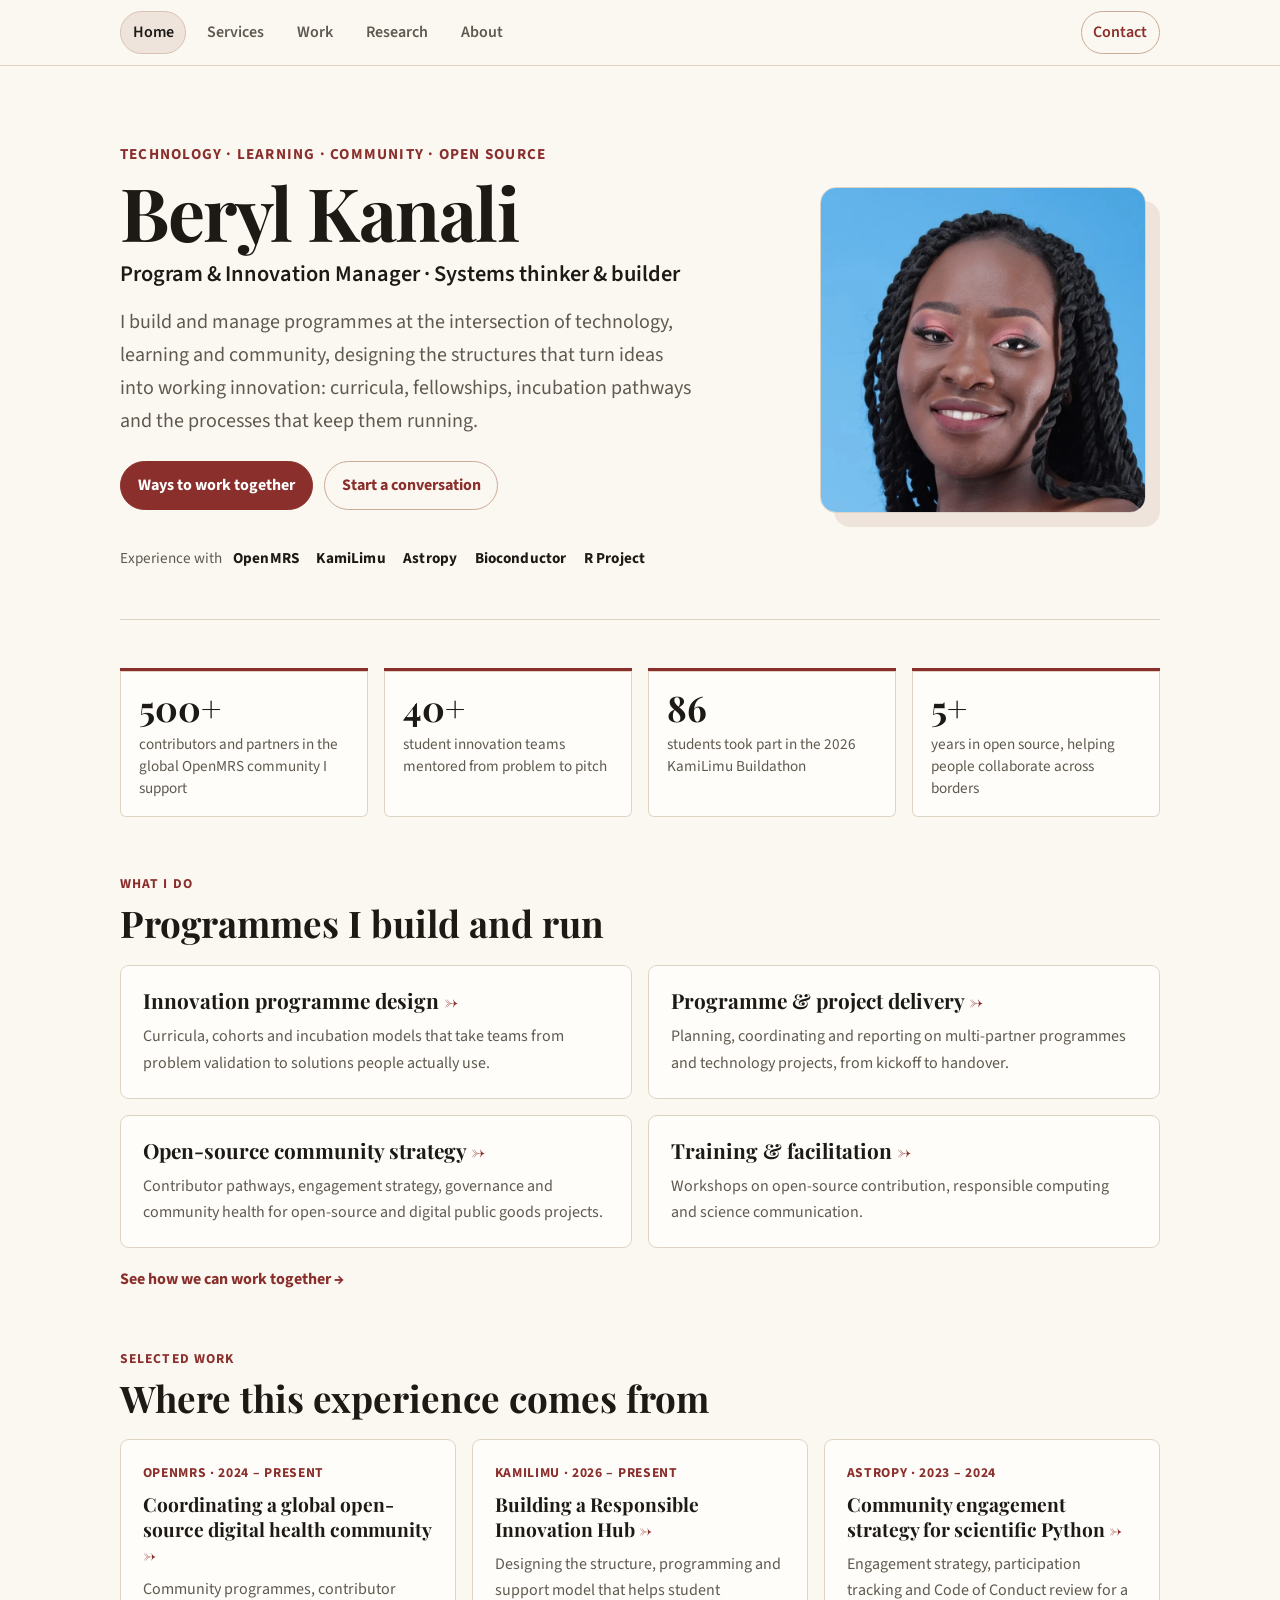
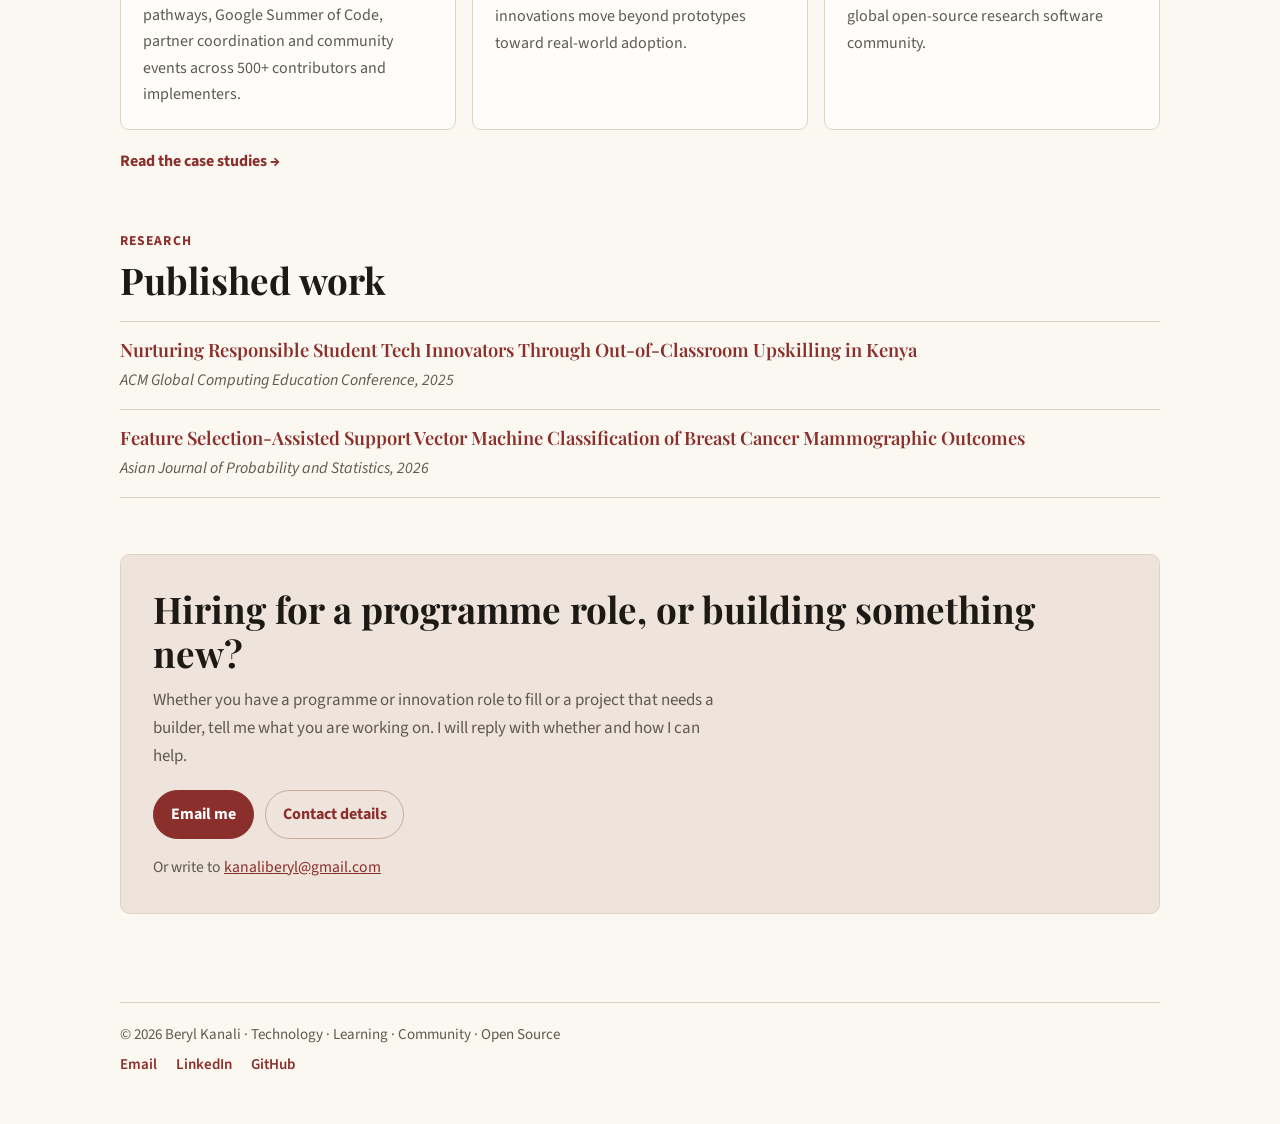
<file: index.html>
<!DOCTYPE html>
<html lang="en">
<head>
  <meta charset="UTF-8">
  <meta name="viewport" content="width=device-width, initial-scale=1.0">
  <title>Beryl Kanali – Program & Innovation Manager</title>
  <meta name="description" content="Beryl Kanali is a program and innovation manager who builds programmes at the intersection of technology, learning and community: curricula, fellowships, incubation pathways and open-source communities.">
  <meta name="author" content="Beryl Kanali">

  <!-- Link previews (LinkedIn, WhatsApp, Slack, email) -->
  <meta property="og:type" content="website">
  <meta property="og:title" content="Beryl Kanali – Program & Innovation Manager">
  <meta property="og:description" content="Beryl Kanali is a program and innovation manager who builds programmes at the intersection of technology, learning and community: curricula, fellowships, incubation pathways and open-source communities.">
  <meta property="og:url" content="https://berylkanali.github.io/personal-website/">
  <meta property="og:site_name" content="Beryl Kanali">
  <meta property="og:image" content="https://berylkanali.github.io/personal-website/images/og-card.jpg">
  <meta property="og:image:width" content="1200">
  <meta property="og:image:height" content="630">
  <meta property="og:image:alt" content="Beryl Kanali – Program &amp; Innovation Manager">
  <meta name="twitter:card" content="summary_large_image">
  <link rel="canonical" href="https://berylkanali.github.io/personal-website/">

  <link rel="icon" href="data:image/svg+xml,%3Csvg xmlns='http://www.w3.org/2000/svg' viewBox='0 0 64 64'%3E%3Crect width='64' height='64' rx='14' fill='%238a2f2c'/%3E%3Ctext x='50%25' y='54%25' dominant-baseline='middle' text-anchor='middle' font-family='Georgia,serif' font-size='30' font-weight='700' fill='%23fbf8f2'%3EBK%3C/text%3E%3C/svg%3E">
  <link rel="preconnect" href="https://fonts.googleapis.com">
  <link rel="preconnect" href="https://fonts.gstatic.com" crossorigin>
  <link href="https://fonts.googleapis.com/css2?family=Playfair+Display:wght@600;700&family=Source+Sans+3:wght@400;500;600;700&display=swap" rel="stylesheet">
  <link rel="stylesheet" href="style.css">
</head>

<body>
  <a class="skip-link" href="#main">Skip to content</a>

  <header>
    <nav class="navbar" aria-label="Main">
      <ul>
        <li><a href="index.html" aria-current="page">Home</a></li>
        <li><a href="services.html">Services</a></li>
        <li><a href="work.html">Work</a></li>
        <li><a href="research.html">Research</a></li>
        <li><a href="about.html">About</a></li>
        <li><a href="contact.html" class="nav-cta">Contact</a></li>
      </ul>
    </nav>
  </header>

  <main id="main">
    <section class="hero hero-split">
      <div class="hero-text">
        <p class="hero-intro">Technology &middot; Learning &middot; Community &middot; Open Source</p>
        <h1>Beryl Kanali</h1>
        <p class="hero-role"><span>Program &amp; Innovation Manager</span> &middot; <span>Systems thinker &amp; builder</span></p>
        <p class="tagline">
          I build and manage programmes at the intersection of technology, learning
          and community, designing the structures that turn ideas into working
          innovation: curricula, fellowships, incubation pathways and the
          processes that keep them running.
        </p>
        <div class="hero-actions">
          <a href="services.html" class="btn">Ways to work together</a>
          <a href="contact.html" class="btn btn-secondary">Start a conversation</a>
        </div>
        <p class="experience-with">
          Experience with <span>OpenMRS</span> <span>KamiLimu</span>
          <span>Astropy</span> <span>Bioconductor</span> <span>R Project</span>
        </p>
      </div>
      <figure class="hero-photo">
        <picture>
          <source srcset="images/beryl-kanali.webp" type="image/webp">
          <img src="images/beryl-kanali.jpg" alt="Portrait of Beryl Kanali" width="800" height="800" fetchpriority="high">
        </picture>
      </figure>
    </section>
    <!-- Proof: keep these numbers current -->
    <section class="section" aria-label="Selected impact">
      <ul class="stats">
        <li><strong>500+</strong><span>contributors and partners in the global OpenMRS community I support</span></li>
        <li><strong>40+</strong><span>student innovation teams mentored from problem to pitch</span></li>
        <li><strong>86</strong><span>students took part in the 2026 KamiLimu Buildathon</span></li>
        <li><strong>5+</strong><span>years in open source, helping people collaborate across borders</span></li>
      </ul>
    </section>

    <section class="section">
      <p class="eyebrow">What I do</p>
      <h2>Programmes I build and run</h2>
      <div class="focus-grid">
        <a class="focus-card card-link" href="services.html#innovation">
          <h3>Innovation programme design</h3>
          <p>Curricula, cohorts and incubation models that take teams from problem validation to solutions people actually use.</p>
        </a>
        <a class="focus-card card-link" href="services.html#delivery">
          <h3>Programme &amp; project delivery</h3>
          <p>Planning, coordinating and reporting on multi-partner programmes and technology projects, from kickoff to handover.</p>
        </a>
        <a class="focus-card card-link" href="services.html#community">
          <h3>Open-source community strategy</h3>
          <p>Contributor pathways, engagement strategy, governance and community health for open-source and digital public goods projects.</p>
        </a>
        <a class="focus-card card-link" href="services.html#training">
          <h3>Training &amp; facilitation</h3>
          <p>Workshops on open-source contribution, responsible computing and science communication.</p>
        </a>
      </div>
      <a href="services.html" class="project-link">See how we can work together</a>
    </section>

    <section class="section">
      <p class="eyebrow">Selected work</p>
      <h2>Where this experience comes from</h2>
      <div class="case-grid">
        <a class="case-card card-link" href="work.html#openmrs">
          <p class="case-org">OpenMRS &middot; 2024 – present</p>
          <h3>Coordinating a global open-source digital health community</h3>
          <p>Community programmes, contributor pathways, Google Summer of Code, partner coordination and community events across 500+ contributors and implementers.</p>
        </a>
        <a class="case-card card-link" href="work.html#hub">
          <p class="case-org">KamiLimu &middot; 2026 – present</p>
          <h3>Building a Responsible Innovation Hub</h3>
          <p>Designing the structure, programming and support model that helps student innovations move beyond prototypes toward real-world adoption.</p>
        </a>
        <a class="case-card card-link" href="work.html#astropy">
          <p class="case-org">Astropy &middot; 2023 – 2024</p>
          <h3>Community engagement strategy for scientific Python</h3>
          <p>Engagement strategy, participation tracking and Code of Conduct review for a global open-source research software community.</p>
        </a>
      </div>
      <a href="work.html" class="project-link">Read the case studies</a>
    </section>

    <section class="section">
      <p class="eyebrow">Research</p>
      <h2>Published work</h2>
      <ul class="pub-list">
        <li>
          <a href="https://dl.acm.org/doi/10.1145/3736181.3747153" target="_blank" rel="noopener noreferrer">Nurturing Responsible Student Tech Innovators Through Out-of-Classroom Upskilling in Kenya</a>
          <span>ACM Global Computing Education Conference, 2025</span>
        </li>
        <li>
          <a href="https://doi.org/10.9734/ajpas/2026/v28i10956" target="_blank" rel="noopener noreferrer">Feature Selection-Assisted Support Vector Machine Classification of Breast Cancer Mammographic Outcomes</a>
          <span>Asian Journal of Probability and Statistics, 2026</span>
        </li>
      </ul>
    </section>

    <section class="section contact-cta">
      <h2>Hiring for a programme role, or building something new?</h2>
      <p>Whether you have a programme or innovation role to fill or a project that needs a builder, tell me what you are working on. I will reply with whether and how I can help.</p>
      <div class="hero-actions">
        <a href="mailto:kanaliberyl@gmail.com?subject=Enquiry%20from%20your%20website" class="btn">Email me</a>
        <a href="contact.html" class="btn btn-secondary">Contact details</a>
      </div>
      <p class="cta-email">Or write to <a href="mailto:kanaliberyl@gmail.com">kanaliberyl@gmail.com</a></p>
    </section>
  </main>

  <footer>
    <p>&copy; <span class="year">2026</span> Beryl Kanali &middot; Technology &middot; Learning &middot; Community &middot; Open Source</p>
    <p class="footer-links">
      <a href="mailto:kanaliberyl@gmail.com">Email</a>
      <a href="https://linkedin.com/in/berylkanali" target="_blank" rel="noopener noreferrer">LinkedIn</a>
      <a href="https://github.com/BerylKanali" target="_blank" rel="noopener noreferrer">GitHub</a>
    </p>
  </footer>
  <script>document.querySelectorAll(".year").forEach(function (el) { el.textContent = new Date().getFullYear(); });</script>
</body>
</html>
</file>
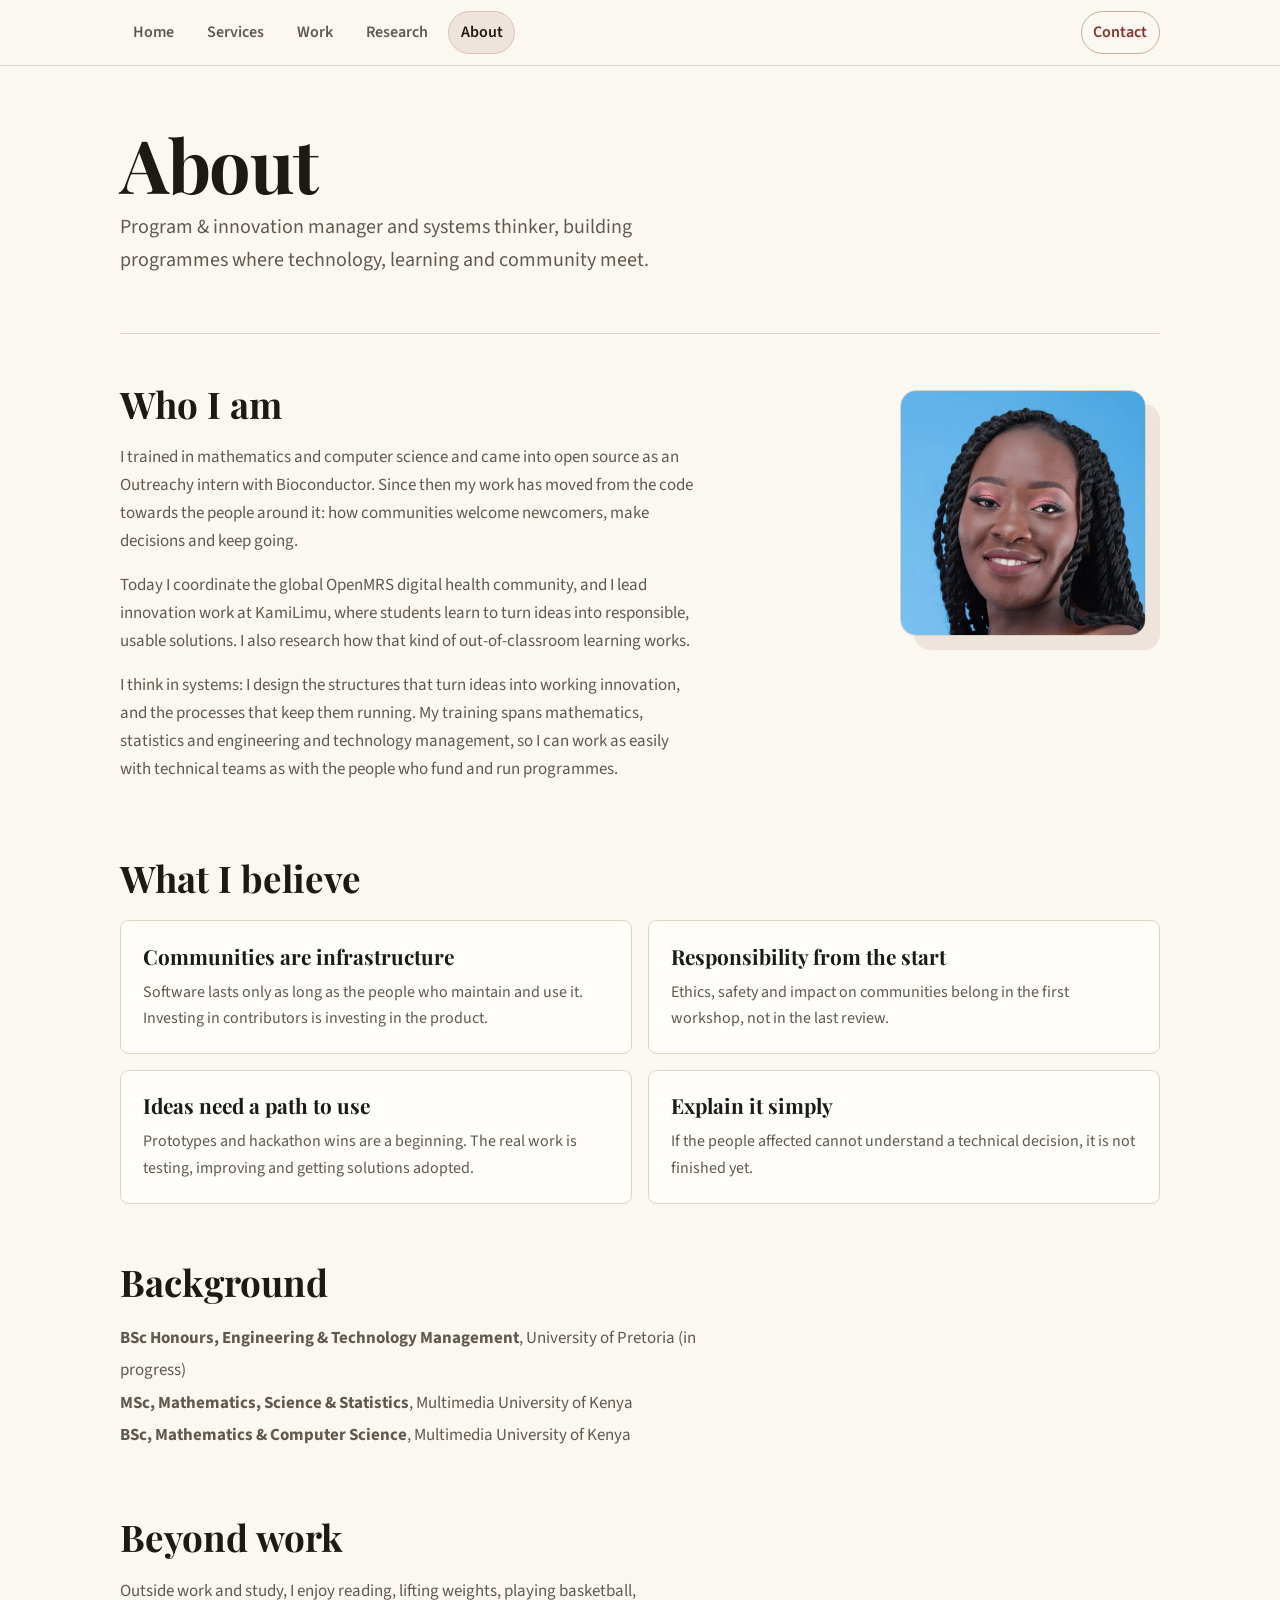
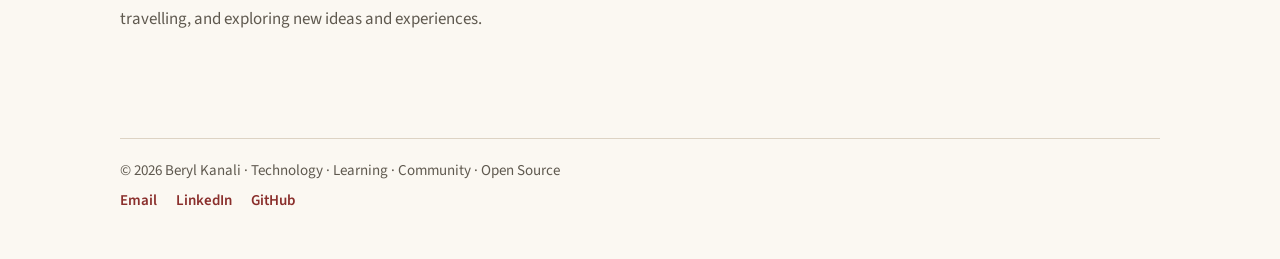
<file: about.html>
<!DOCTYPE html>
<html lang="en">
<head>
  <meta charset="UTF-8">
  <meta name="viewport" content="width=device-width, initial-scale=1.0">
  <title>About – Beryl Kanali</title>
  <meta name="description" content="About Beryl Kanali: a program and innovation manager and systems thinker working across technology, learning, community and open source, with a background in mathematics, statistics and technology management.">
  <meta name="author" content="Beryl Kanali">

  <!-- Link previews (LinkedIn, WhatsApp, Slack, email) -->
  <meta property="og:type" content="website">
  <meta property="og:title" content="About – Beryl Kanali">
  <meta property="og:description" content="About Beryl Kanali: a program and innovation manager and systems thinker working across technology, learning, community and open source, with a background in mathematics, statistics and technology management.">
  <meta property="og:url" content="https://berylkanali.github.io/personal-website/about.html">
  <meta property="og:site_name" content="Beryl Kanali">
  <meta property="og:image" content="https://berylkanali.github.io/personal-website/images/og-card.jpg">
  <meta property="og:image:width" content="1200">
  <meta property="og:image:height" content="630">
  <meta property="og:image:alt" content="Beryl Kanali – Program &amp; Innovation Manager">
  <meta name="twitter:card" content="summary_large_image">
  <link rel="canonical" href="https://berylkanali.github.io/personal-website/about.html">

  <link rel="icon" href="data:image/svg+xml,%3Csvg xmlns='http://www.w3.org/2000/svg' viewBox='0 0 64 64'%3E%3Crect width='64' height='64' rx='14' fill='%238a2f2c'/%3E%3Ctext x='50%25' y='54%25' dominant-baseline='middle' text-anchor='middle' font-family='Georgia,serif' font-size='30' font-weight='700' fill='%23fbf8f2'%3EBK%3C/text%3E%3C/svg%3E">
  <link rel="preconnect" href="https://fonts.googleapis.com">
  <link rel="preconnect" href="https://fonts.gstatic.com" crossorigin>
  <link href="https://fonts.googleapis.com/css2?family=Playfair+Display:wght@600;700&family=Source+Sans+3:wght@400;500;600;700&display=swap" rel="stylesheet">
  <link rel="stylesheet" href="style.css">
</head>

<body>
  <a class="skip-link" href="#main">Skip to content</a>

  <header>
    <nav class="navbar" aria-label="Main">
      <ul>
        <li><a href="index.html">Home</a></li>
        <li><a href="services.html">Services</a></li>
        <li><a href="work.html">Work</a></li>
        <li><a href="research.html">Research</a></li>
        <li><a href="about.html" aria-current="page">About</a></li>
        <li><a href="contact.html" class="nav-cta">Contact</a></li>
      </ul>
    </nav>
  </header>

  <main id="main">
    <section class="hero hero-page">
      <h1>About</h1>
      <p class="tagline">Program &amp; innovation manager and systems thinker, building programmes where technology, learning and community meet.</p>
    </section>
    <section class="section about-intro">
      <div>
        <h2>Who I am</h2>
        <p>
          I trained in mathematics and computer science and came into open source
          as an Outreachy intern with Bioconductor. Since then my work has moved
          from the code towards the people around it: how communities welcome
          newcomers, make decisions and keep going.
        </p>
        <p>
          Today I coordinate the global OpenMRS digital health community, and I
          lead innovation work at KamiLimu, where students learn to turn ideas
          into responsible, usable solutions. I also research how that kind of
          out-of-classroom learning works.
        </p>
        <p>
          I think in systems: I design the structures that turn ideas into working
          innovation, and the processes that keep them running. My training
          spans mathematics, statistics and engineering and technology management,
          so I can work as easily with technical teams as with the people who fund
          and run programmes.
        </p>
      </div>
      <figure class="about-photo">
        <picture>
          <source srcset="images/beryl-kanali.webp" type="image/webp">
          <img src="images/beryl-kanali.jpg" alt="Portrait of Beryl Kanali" width="800" height="800" loading="lazy">
        </picture>
      </figure>
    </section>

    <section class="section">
      <h2>What I believe</h2>
      <div class="focus-grid">
        <div class="focus-card"><h3>Communities are infrastructure</h3><p>Software lasts only as long as the people who maintain and use it. Investing in contributors is investing in the product.</p></div>
        <div class="focus-card"><h3>Responsibility from the start</h3><p>Ethics, safety and impact on communities belong in the first workshop, not in the last review.</p></div>
        <div class="focus-card"><h3>Ideas need a path to use</h3><p>Prototypes and hackathon wins are a beginning. The real work is testing, improving and getting solutions adopted.</p></div>
        <div class="focus-card"><h3>Explain it simply</h3><p>If the people affected cannot understand a technical decision, it is not finished yet.</p></div>
      </div>
    </section>

    <section class="section" id="education">
      <h2>Background</h2>
      <p class="background-line">
        <strong>BSc Honours, Engineering &amp; Technology Management</strong>, University of Pretoria (in progress)<br>
        <strong>MSc, Mathematics, Science &amp; Statistics</strong>, Multimedia University of Kenya<br>
        <strong>BSc, Mathematics &amp; Computer Science</strong>, Multimedia University of Kenya
      </p>
    </section>

    <section class="section">
      <h2>Beyond work</h2>
      <p>Outside work and study, I enjoy reading, lifting weights, playing basketball, travelling, and exploring new ideas and experiences.</p>
    </section>
  </main>

  <footer>
    <p>&copy; <span class="year">2026</span> Beryl Kanali &middot; Technology &middot; Learning &middot; Community &middot; Open Source</p>
    <p class="footer-links">
      <a href="mailto:kanaliberyl@gmail.com">Email</a>
      <a href="https://linkedin.com/in/berylkanali" target="_blank" rel="noopener noreferrer">LinkedIn</a>
      <a href="https://github.com/BerylKanali" target="_blank" rel="noopener noreferrer">GitHub</a>
    </p>
  </footer>
  <script>document.querySelectorAll(".year").forEach(function (el) { el.textContent = new Date().getFullYear(); });</script>
</body>
</html>
</file>
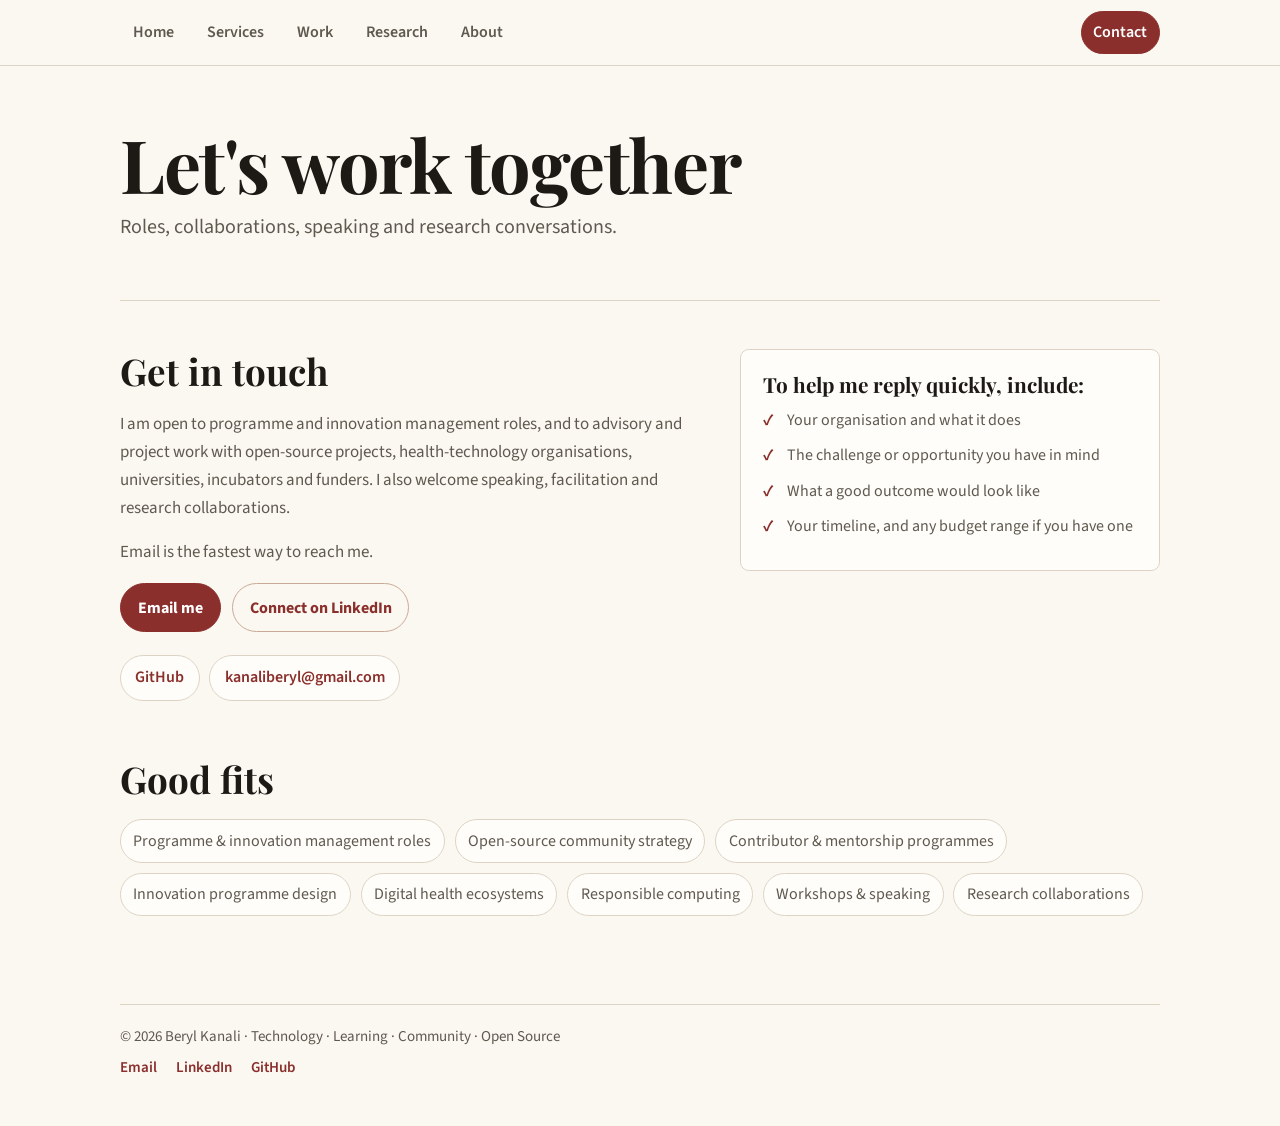
<file: contact.html>
<!DOCTYPE html>
<html lang="en">
<head>
  <meta charset="UTF-8">
  <meta name="viewport" content="width=device-width, initial-scale=1.0">
  <title>Contact – Beryl Kanali</title>
  <meta name="description" content="Get in touch with Beryl Kanali about programme and innovation roles, advisory and project work, speaking or research collaborations.">
  <meta name="author" content="Beryl Kanali">

  <!-- Link previews (LinkedIn, WhatsApp, Slack, email) -->
  <meta property="og:type" content="website">
  <meta property="og:title" content="Contact – Beryl Kanali">
  <meta property="og:description" content="Get in touch with Beryl Kanali about programme and innovation roles, advisory and project work, speaking or research collaborations.">
  <meta property="og:url" content="https://berylkanali.github.io/personal-website/contact.html">
  <meta property="og:site_name" content="Beryl Kanali">
  <meta property="og:image" content="https://berylkanali.github.io/personal-website/images/og-card.jpg">
  <meta property="og:image:width" content="1200">
  <meta property="og:image:height" content="630">
  <meta property="og:image:alt" content="Beryl Kanali – Program &amp; Innovation Manager">
  <meta name="twitter:card" content="summary_large_image">
  <link rel="canonical" href="https://berylkanali.github.io/personal-website/contact.html">

  <link rel="icon" href="data:image/svg+xml,%3Csvg xmlns='http://www.w3.org/2000/svg' viewBox='0 0 64 64'%3E%3Crect width='64' height='64' rx='14' fill='%238a2f2c'/%3E%3Ctext x='50%25' y='54%25' dominant-baseline='middle' text-anchor='middle' font-family='Georgia,serif' font-size='30' font-weight='700' fill='%23fbf8f2'%3EBK%3C/text%3E%3C/svg%3E">
  <link rel="preconnect" href="https://fonts.googleapis.com">
  <link rel="preconnect" href="https://fonts.gstatic.com" crossorigin>
  <link href="https://fonts.googleapis.com/css2?family=Playfair+Display:wght@600;700&family=Source+Sans+3:wght@400;500;600;700&display=swap" rel="stylesheet">
  <link rel="stylesheet" href="style.css">
</head>

<body>
  <a class="skip-link" href="#main">Skip to content</a>

  <header>
    <nav class="navbar" aria-label="Main">
      <ul>
        <li><a href="index.html">Home</a></li>
        <li><a href="services.html">Services</a></li>
        <li><a href="work.html">Work</a></li>
        <li><a href="research.html">Research</a></li>
        <li><a href="about.html">About</a></li>
        <li><a href="contact.html" aria-current="page" class="nav-cta">Contact</a></li>
      </ul>
    </nav>
  </header>

  <main id="main">
    <section class="hero hero-page">
      <h1>Let's work together</h1>
      <p class="tagline">Roles, collaborations, speaking and research conversations.</p>
    </section>
    <section class="section contact-layout">
      <div>
        <h2>Get in touch</h2>
        <p>
          I am open to programme and innovation management roles, and to advisory
          and project work with open-source projects, health-technology
          organisations, universities, incubators and funders. I also welcome
          speaking, facilitation and research collaborations.
        </p>
        <p>Email is the fastest way to reach me.</p>
        <div class="hero-actions">
          <a class="btn" href="mailto:kanaliberyl@gmail.com?subject=Enquiry%20from%20your%20website">Email me</a>
          <a class="btn btn-secondary" href="https://linkedin.com/in/berylkanali" target="_blank" rel="noopener noreferrer">Connect on LinkedIn</a>
        </div>
        <ul class="social-links">
          <li><a href="https://github.com/BerylKanali" target="_blank" rel="noopener noreferrer">GitHub</a></li>
          <li><a href="mailto:kanaliberyl@gmail.com">kanaliberyl@gmail.com</a></li>
        </ul>
      </div>

      <aside class="focus-card">
        <h3>To help me reply quickly, include:</h3>
        <ul class="check-list">
          <li>Your organisation and what it does</li>
          <li>The challenge or opportunity you have in mind</li>
          <li>What a good outcome would look like</li>
          <li>Your timeline, and any budget range if you have one</li>
        </ul>
      </aside>
    </section>

    <section class="section">
      <h2>Good fits</h2>
      <ul class="skills-list">
        <li>Programme &amp; innovation management roles</li>
        <li>Open-source community strategy</li>
        <li>Contributor &amp; mentorship programmes</li>
        <li>Innovation programme design</li>
        <li>Digital health ecosystems</li>
        <li>Responsible computing</li>
        <li>Workshops &amp; speaking</li>
        <li>Research collaborations</li>
      </ul>
    </section>
  </main>

  <footer>
    <p>&copy; <span class="year">2026</span> Beryl Kanali &middot; Technology &middot; Learning &middot; Community &middot; Open Source</p>
    <p class="footer-links">
      <a href="mailto:kanaliberyl@gmail.com">Email</a>
      <a href="https://linkedin.com/in/berylkanali" target="_blank" rel="noopener noreferrer">LinkedIn</a>
      <a href="https://github.com/BerylKanali" target="_blank" rel="noopener noreferrer">GitHub</a>
    </p>
  </footer>
  <script>document.querySelectorAll(".year").forEach(function (el) { el.textContent = new Date().getFullYear(); });</script>
</body>
</html>
</file>
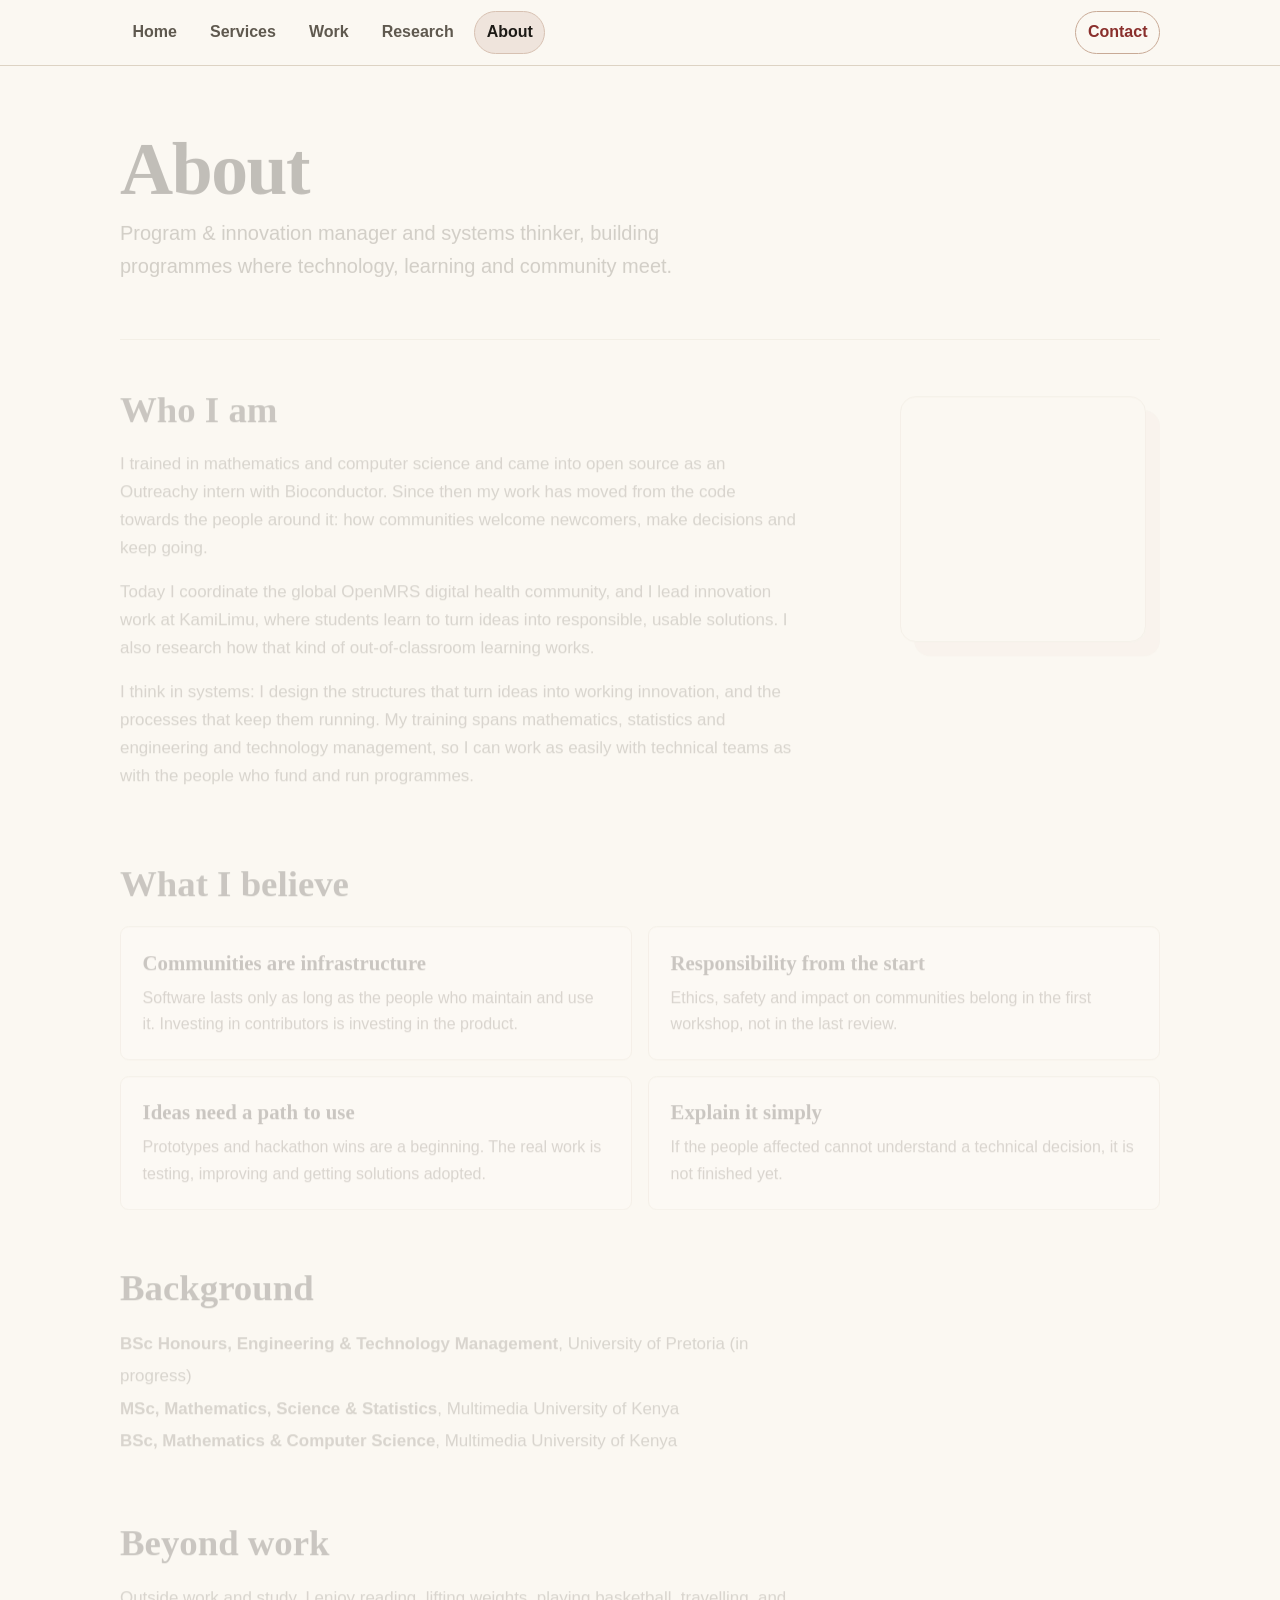
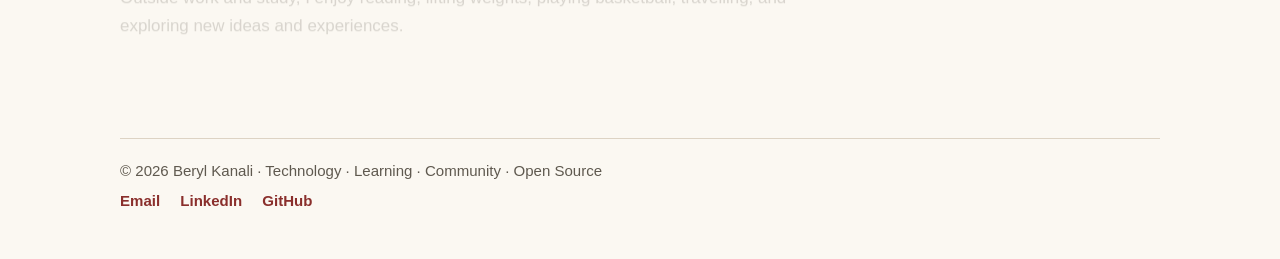
<file: education.html>
<!DOCTYPE html>
<html lang="en">
<head>
  <meta charset="UTF-8">
  <!-- This page has moved. Kept so old links still work. -->
  <meta http-equiv="refresh" content="0; url=about.html#education">
  <link rel="canonical" href="https://berylkanali.github.io/personal-website/about.html">
  <title>Moved – Beryl Kanali</title>
</head>
<body>
  <p>Education has moved to <a href="about.html#education">about.html#education</a>.</p>
</body>
</html>
</file>
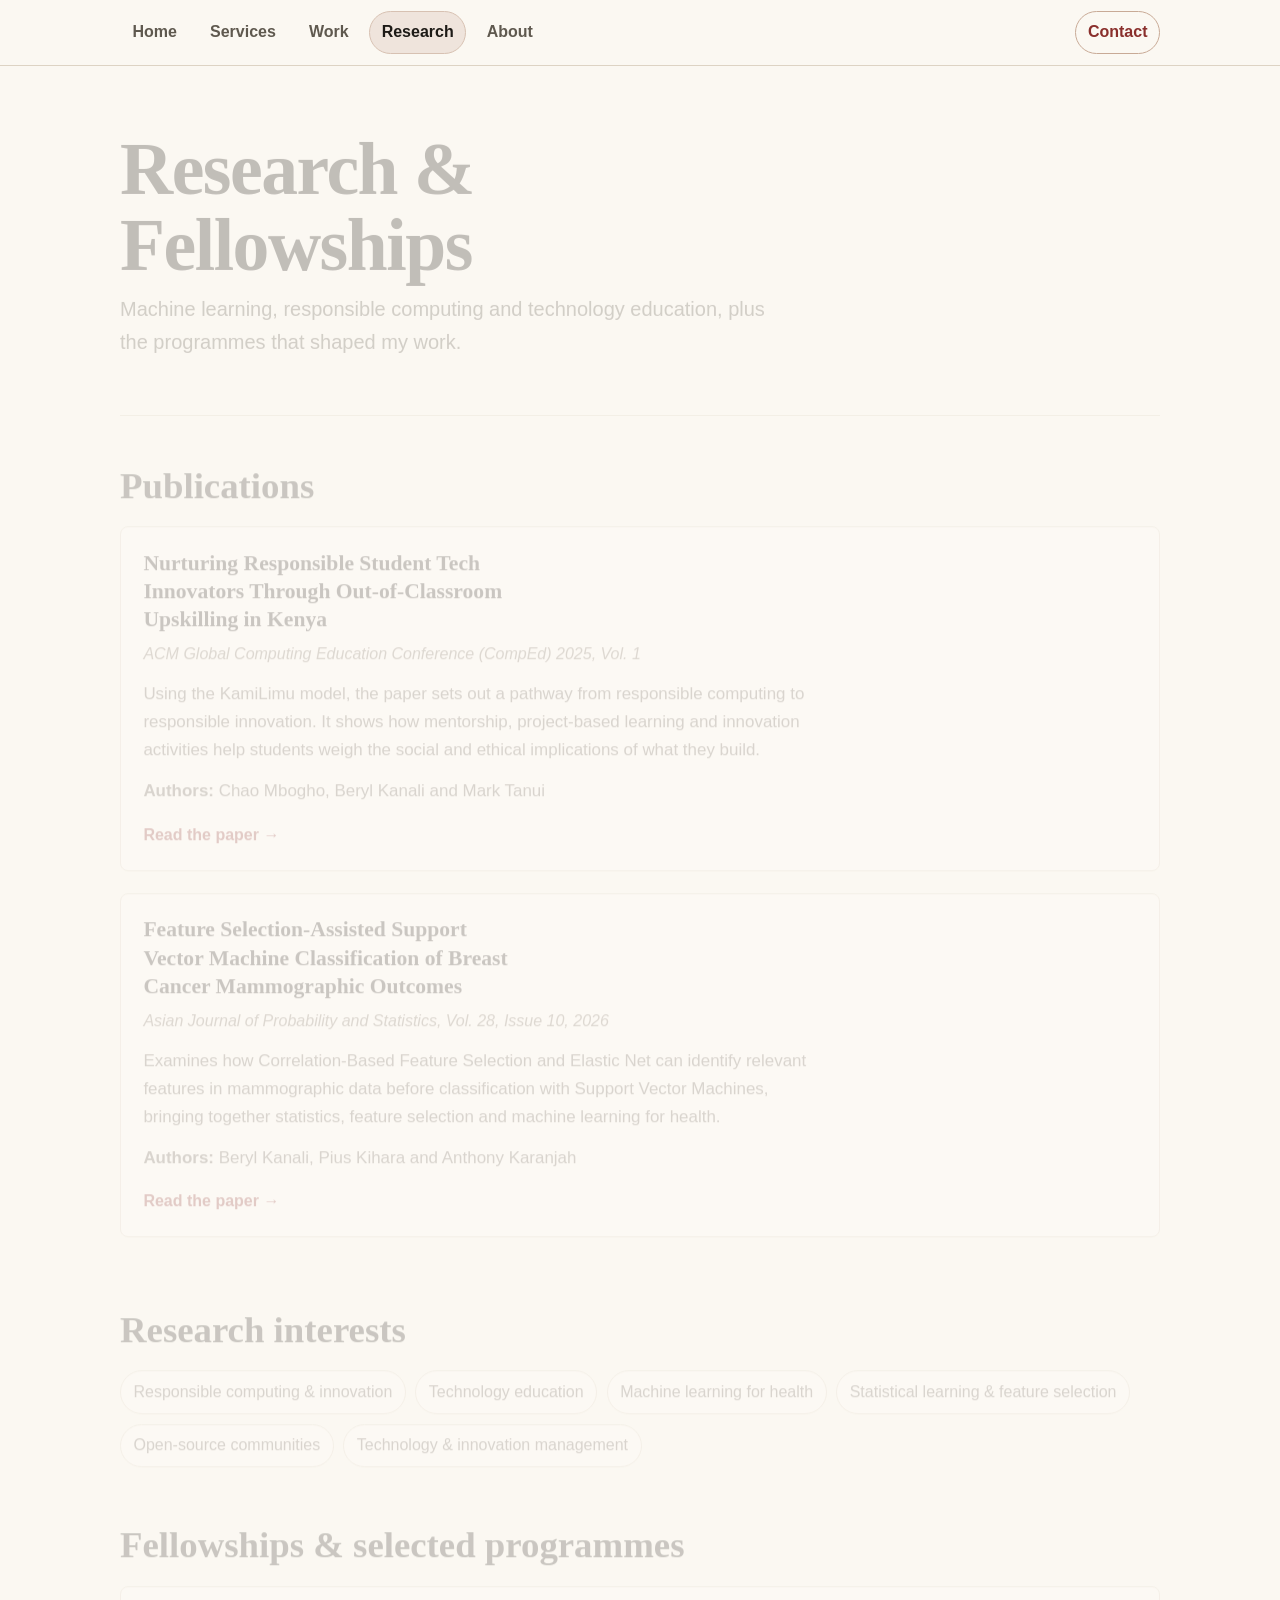
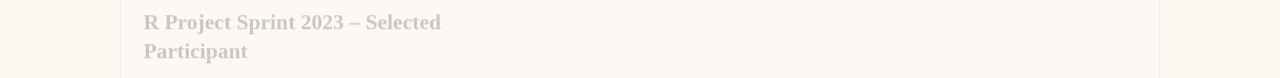
<file: fellowships.html>
<!DOCTYPE html>
<html lang="en">
<head>
  <meta charset="UTF-8">
  <!-- This page has moved. Kept so old links still work. -->
  <meta http-equiv="refresh" content="0; url=research.html#fellowships">
  <link rel="canonical" href="https://berylkanali.github.io/personal-website/research.html">
  <title>Moved – Beryl Kanali</title>
</head>
<body>
  <p>Fellowships has moved to <a href="research.html#fellowships">research.html#fellowships</a>.</p>
</body>
</html>
</file>
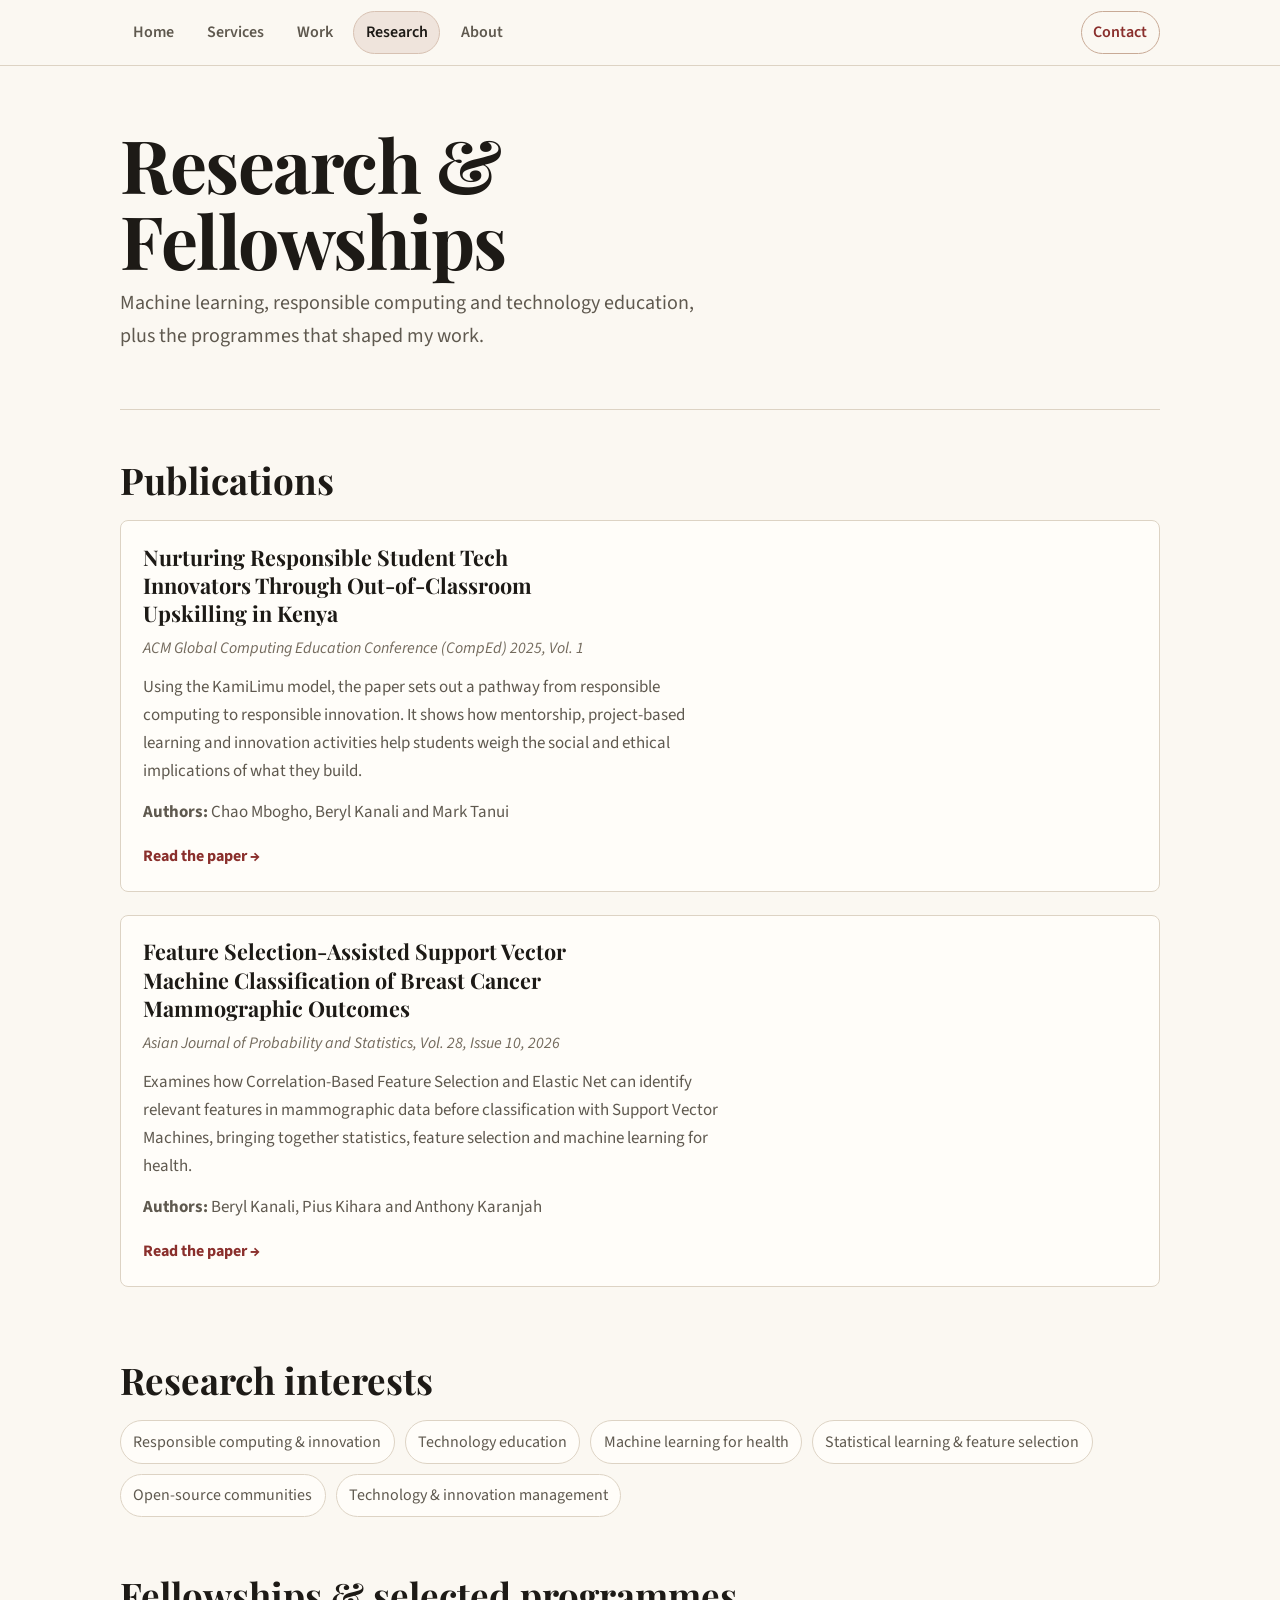
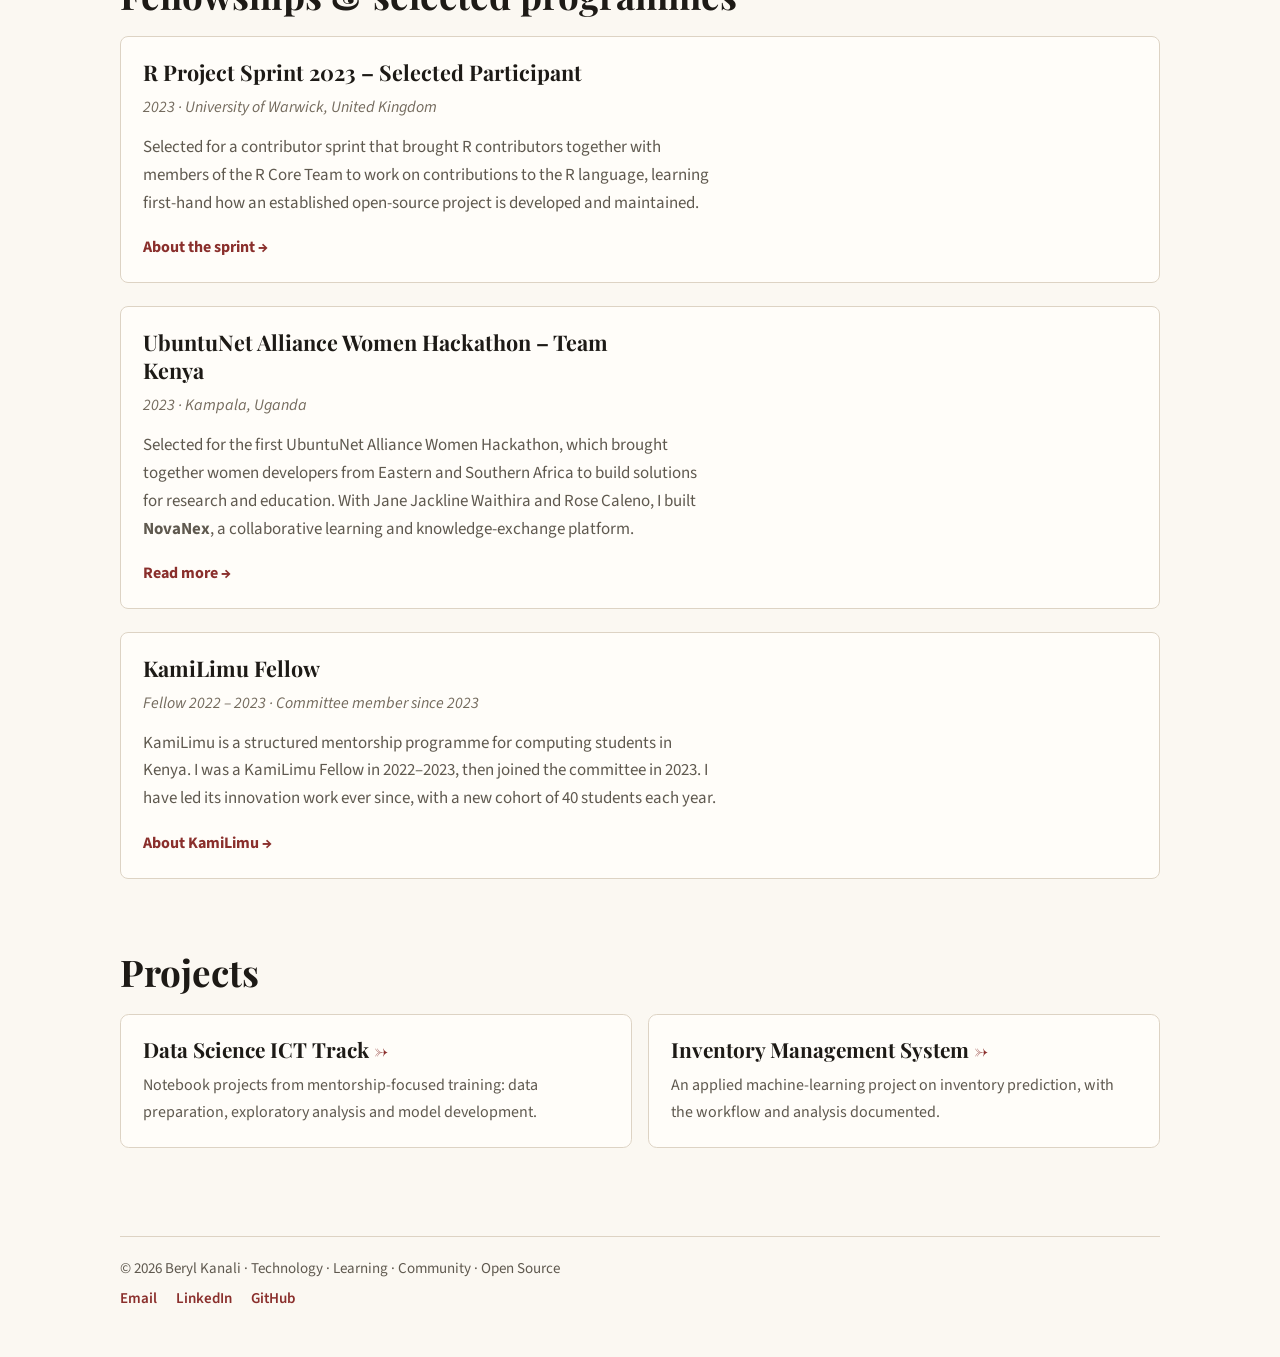
<file: research.html>
<!DOCTYPE html>
<html lang="en">
<head>
  <meta charset="UTF-8">
  <meta name="viewport" content="width=device-width, initial-scale=1.0">
  <title>Research & Fellowships – Beryl Kanali</title>
  <meta name="description" content="Research, publications, fellowships and projects by Beryl Kanali in responsible computing, computing education and machine learning for health.">
  <meta name="author" content="Beryl Kanali">

  <!-- Link previews (LinkedIn, WhatsApp, Slack, email) -->
  <meta property="og:type" content="website">
  <meta property="og:title" content="Research & Fellowships – Beryl Kanali">
  <meta property="og:description" content="Research, publications, fellowships and projects by Beryl Kanali in responsible computing, computing education and machine learning for health.">
  <meta property="og:url" content="https://berylkanali.github.io/personal-website/research.html">
  <meta property="og:site_name" content="Beryl Kanali">
  <meta property="og:image" content="https://berylkanali.github.io/personal-website/images/og-card.jpg">
  <meta property="og:image:width" content="1200">
  <meta property="og:image:height" content="630">
  <meta property="og:image:alt" content="Beryl Kanali – Program &amp; Innovation Manager">
  <meta name="twitter:card" content="summary_large_image">
  <link rel="canonical" href="https://berylkanali.github.io/personal-website/research.html">

  <link rel="icon" href="data:image/svg+xml,%3Csvg xmlns='http://www.w3.org/2000/svg' viewBox='0 0 64 64'%3E%3Crect width='64' height='64' rx='14' fill='%238a2f2c'/%3E%3Ctext x='50%25' y='54%25' dominant-baseline='middle' text-anchor='middle' font-family='Georgia,serif' font-size='30' font-weight='700' fill='%23fbf8f2'%3EBK%3C/text%3E%3C/svg%3E">
  <link rel="preconnect" href="https://fonts.googleapis.com">
  <link rel="preconnect" href="https://fonts.gstatic.com" crossorigin>
  <link href="https://fonts.googleapis.com/css2?family=Playfair+Display:wght@600;700&family=Source+Sans+3:wght@400;500;600;700&display=swap" rel="stylesheet">
  <link rel="stylesheet" href="style.css">
</head>

<body>
  <a class="skip-link" href="#main">Skip to content</a>

  <header>
    <nav class="navbar" aria-label="Main">
      <ul>
        <li><a href="index.html">Home</a></li>
        <li><a href="services.html">Services</a></li>
        <li><a href="work.html">Work</a></li>
        <li><a href="research.html" aria-current="page">Research</a></li>
        <li><a href="about.html">About</a></li>
        <li><a href="contact.html" class="nav-cta">Contact</a></li>
      </ul>
    </nav>
  </header>

  <main id="main">
    <section class="hero hero-page">
      <h1>Research &amp; Fellowships</h1>
      <p class="tagline">Machine learning, responsible computing and technology education, plus the programmes that shaped my work.</p>
    </section>
    <section class="section">
      <h2>Publications</h2>

      <article class="project-item">
        <h3>Nurturing Responsible Student Tech Innovators Through Out-of-Classroom Upskilling in Kenya</h3>
        <span class="date">ACM Global Computing Education Conference (CompEd) 2025, Vol. 1</span>
        <p>Using the KamiLimu model, the paper sets out a pathway from responsible computing to responsible innovation. It shows how mentorship, project-based learning and innovation activities help students weigh the social and ethical implications of what they build.</p>
        <p><strong>Authors:</strong> Chao Mbogho, Beryl Kanali and Mark Tanui</p>
        <a href="https://dl.acm.org/doi/10.1145/3736181.3747153" class="project-link" target="_blank" rel="noopener noreferrer">Read the paper</a>
      </article>

      <article class="project-item">
        <h3>Feature Selection-Assisted Support Vector Machine Classification of Breast Cancer Mammographic Outcomes</h3>
        <span class="date">Asian Journal of Probability and Statistics, Vol. 28, Issue 10, 2026</span>
        <p>Examines how Correlation-Based Feature Selection and Elastic Net can identify relevant features in mammographic data before classification with Support Vector Machines, bringing together statistics, feature selection and machine learning for health.</p>
        <p><strong>Authors:</strong> Beryl Kanali, Pius Kihara and Anthony Karanjah</p>
        <a href="https://doi.org/10.9734/ajpas/2026/v28i10956" class="project-link" target="_blank" rel="noopener noreferrer">Read the paper</a>
      </article>
    </section>

    <section class="section">
      <h2>Research interests</h2>
      <ul class="skills-list">
        <li>Responsible computing &amp; innovation</li>
        <li>Technology education</li>
        <li>Machine learning for health</li>
        <li>Statistical learning &amp; feature selection</li>
        <li>Open-source communities</li>
        <li>Technology &amp; innovation management</li>
      </ul>
    </section>

    <section class="section" id="fellowships">
      <h2>Fellowships &amp; selected programmes</h2>

      <article class="project-item">
        <h3>R Project Sprint 2023 &ndash; Selected Participant</h3>
        <span class="date">2023 &middot; University of Warwick, United Kingdom</span>
        <p>Selected for a contributor sprint that brought R contributors together with members of the R Core Team to work on contributions to the R language, learning first-hand how an established open-source project is developed and maintained.</p>
        <a href="https://contributor.r-project.org/r-project-sprint-2023/" class="project-link" target="_blank" rel="noopener noreferrer">About the sprint</a>
      </article>

      <article class="project-item">
        <h3>UbuntuNet Alliance Women Hackathon &ndash; Team Kenya</h3>
        <span class="date">2023 &middot; Kampala, Uganda</span>
        <p>Selected for the first UbuntuNet Alliance Women Hackathon, which brought together women developers from Eastern and Southern Africa to build solutions for research and education. With Jane Jackline Waithira and Rose Caleno, I built <strong>NovaNex</strong>, a collaborative learning and knowledge-exchange platform.</p>
        <a href="https://africaconnect3.net/bridging-the-gender-gap-in-ict-innovation-the-first-ubuntunet-alliance-women-hackathon/" class="project-link" target="_blank" rel="noopener noreferrer">Read more</a>
      </article>

      <article class="project-item">
        <h3>KamiLimu Fellow</h3>
        <span class="date">Fellow 2022 &ndash; 2023 &middot; Committee member since 2023</span>
        <p>KamiLimu is a structured mentorship programme for computing students in Kenya. I was a KamiLimu Fellow in 2022&ndash;2023, then joined the committee in 2023. I have led its innovation work ever since, with a new cohort of 40 students each year.</p>
        <a href="https://www.kamilimu.org/about" class="project-link" target="_blank" rel="noopener noreferrer">About KamiLimu</a>
      </article>
    </section>

    <section class="section">
      <h2>Projects</h2>
      <div class="focus-grid">
        <a class="focus-card card-link" href="https://github.com/BerylKanali/Data-Science-ICT-Track" target="_blank" rel="noopener noreferrer">
          <h3>Data Science ICT Track</h3>
          <p>Notebook projects from mentorship-focused training: data preparation, exploratory analysis and model development.</p>
        </a>
        <a class="focus-card card-link" href="https://github.com/BerylKanali/Inventory-Management-System" target="_blank" rel="noopener noreferrer">
          <h3>Inventory Management System</h3>
          <p>An applied machine-learning project on inventory prediction, with the workflow and analysis documented.</p>
        </a>
      </div>
    </section>
  </main>

  <footer>
    <p>&copy; <span class="year">2026</span> Beryl Kanali &middot; Technology &middot; Learning &middot; Community &middot; Open Source</p>
    <p class="footer-links">
      <a href="mailto:kanaliberyl@gmail.com">Email</a>
      <a href="https://linkedin.com/in/berylkanali" target="_blank" rel="noopener noreferrer">LinkedIn</a>
      <a href="https://github.com/BerylKanali" target="_blank" rel="noopener noreferrer">GitHub</a>
    </p>
  </footer>
  <script>document.querySelectorAll(".year").forEach(function (el) { el.textContent = new Date().getFullYear(); });</script>
</body>
</html>
</file>
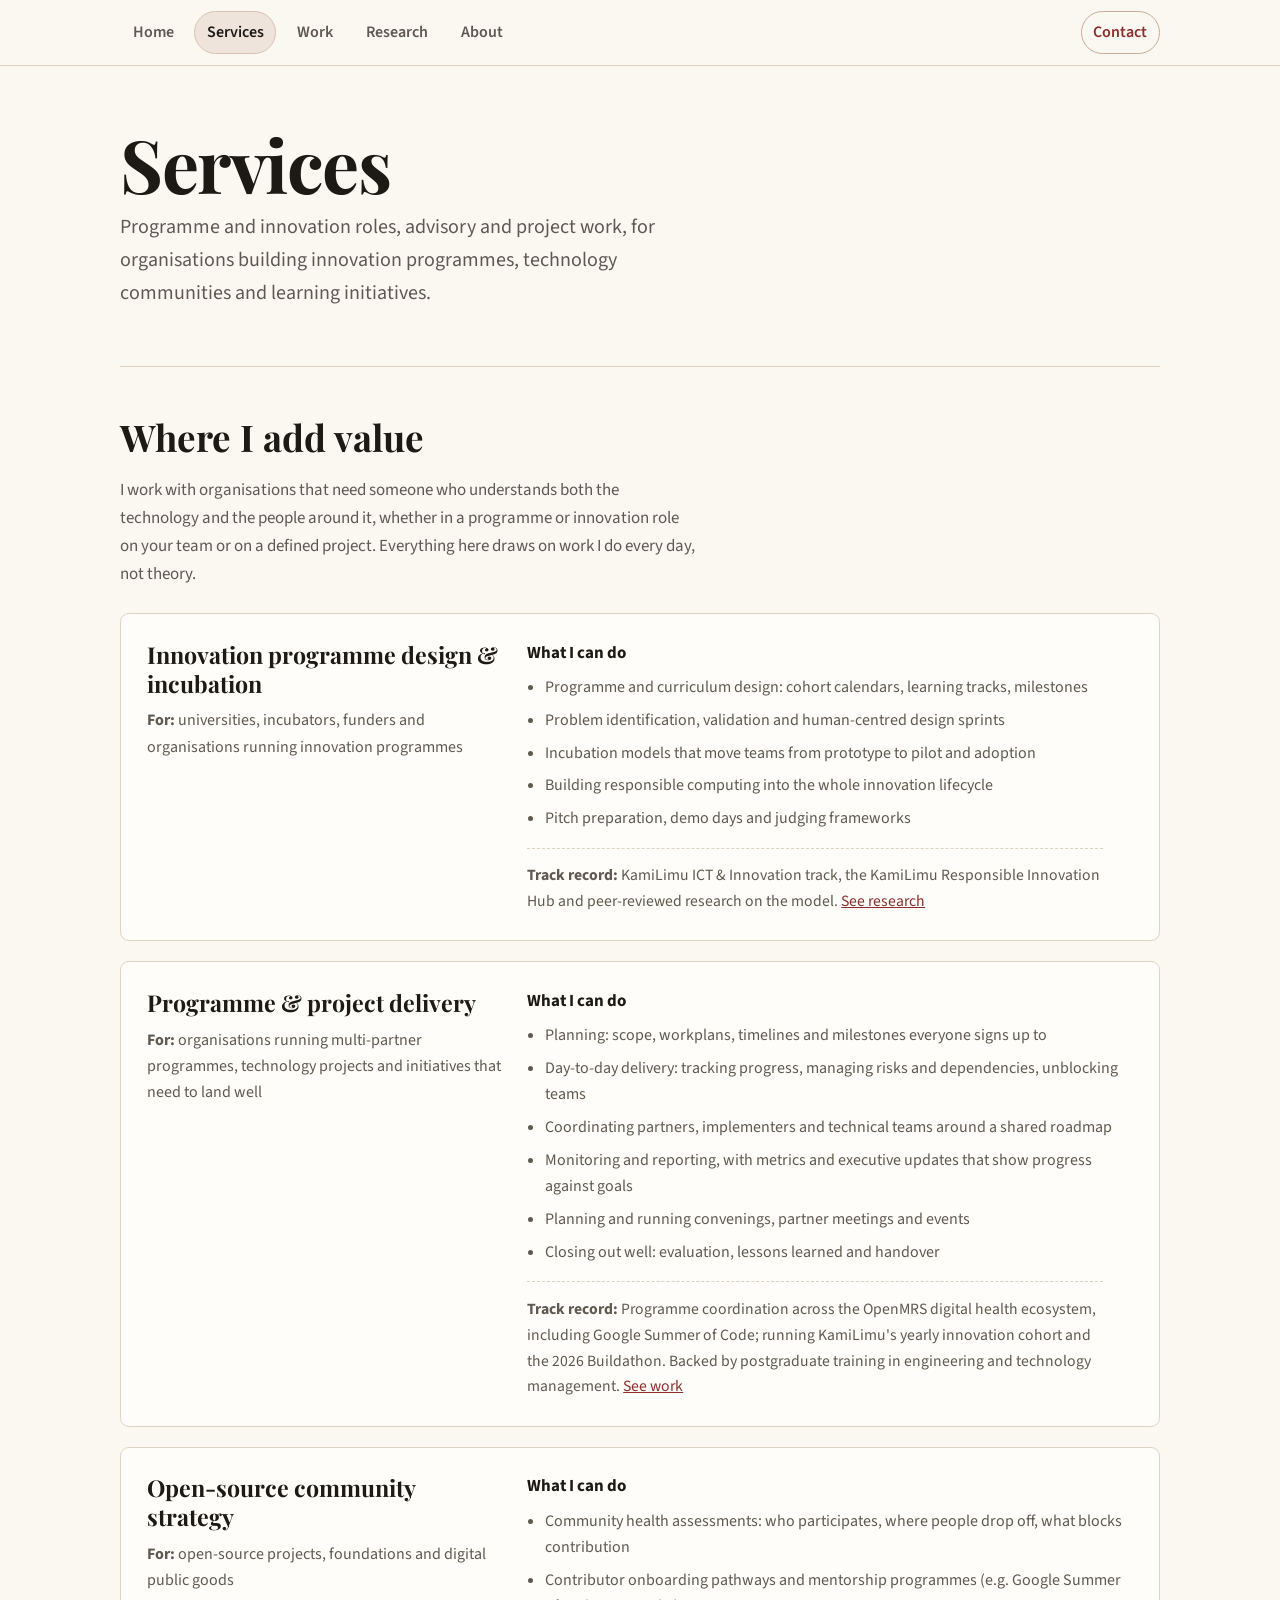
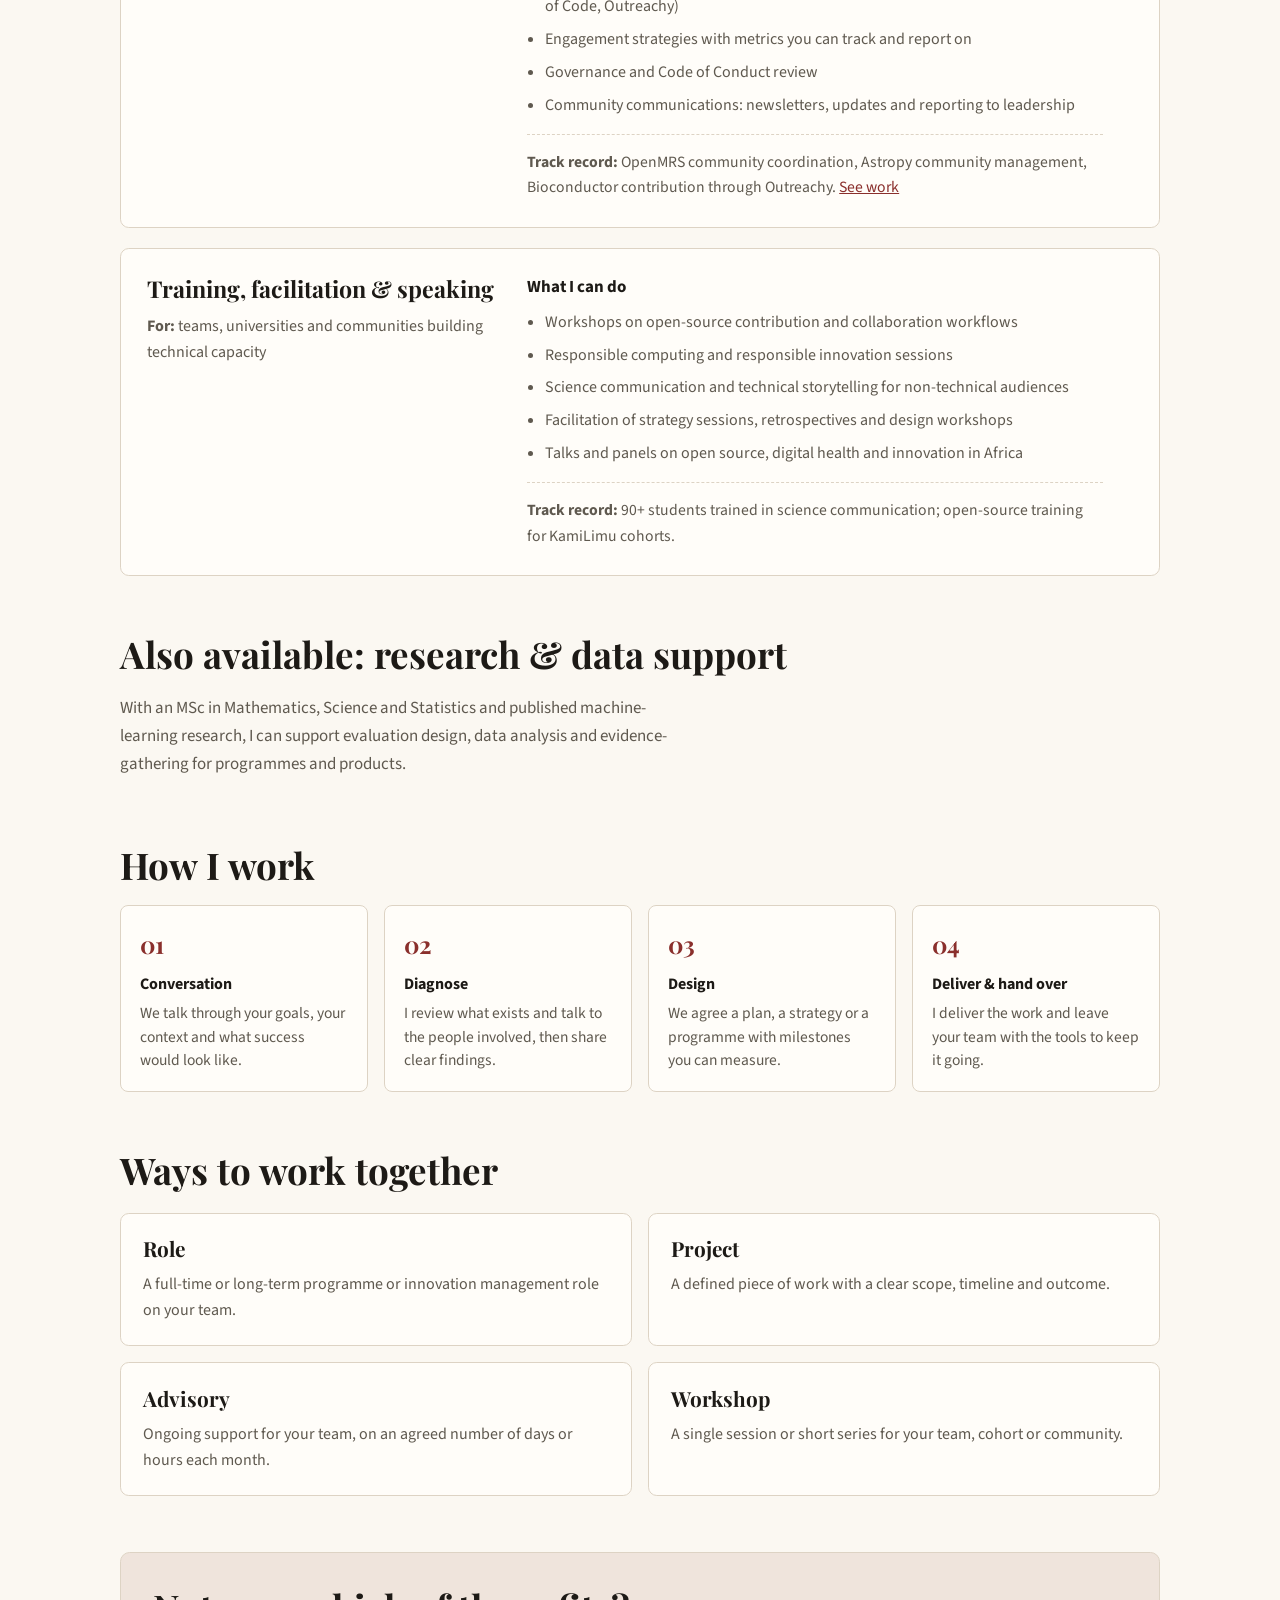
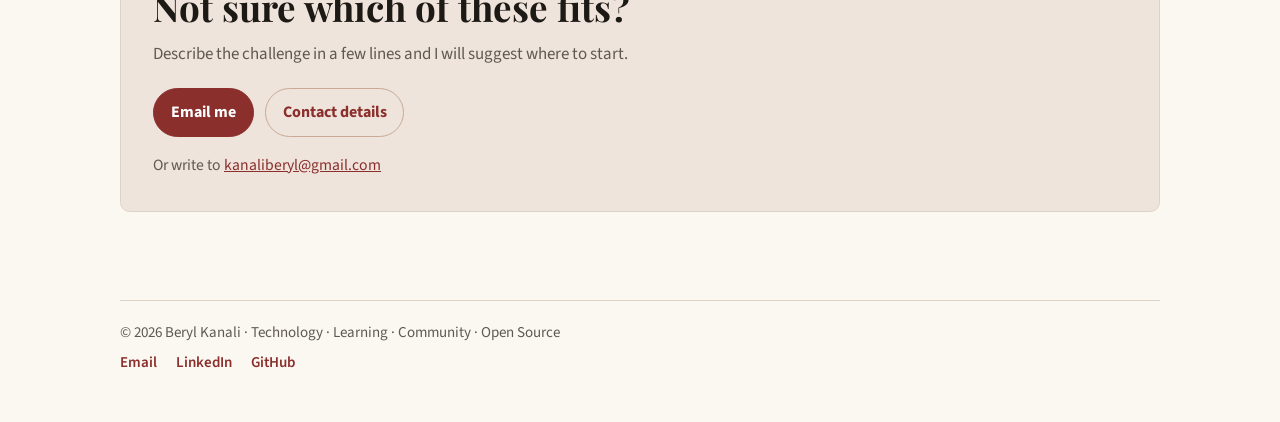
<file: services.html>
<!DOCTYPE html>
<html lang="en">
<head>
  <meta charset="UTF-8">
  <meta name="viewport" content="width=device-width, initial-scale=1.0">
  <title>Services – Beryl Kanali</title>
  <meta name="description" content="Ways to work with Beryl Kanali: programme and innovation roles, advisory and project work in innovation programme design, programme and project delivery, open-source community strategy, and training.">
  <meta name="author" content="Beryl Kanali">

  <!-- Link previews (LinkedIn, WhatsApp, Slack, email) -->
  <meta property="og:type" content="website">
  <meta property="og:title" content="Services – Beryl Kanali">
  <meta property="og:description" content="Ways to work with Beryl Kanali: programme and innovation roles, advisory and project work in innovation programme design, programme and project delivery, open-source community strategy, and training.">
  <meta property="og:url" content="https://berylkanali.github.io/personal-website/services.html">
  <meta property="og:site_name" content="Beryl Kanali">
  <meta property="og:image" content="https://berylkanali.github.io/personal-website/images/og-card.jpg">
  <meta property="og:image:width" content="1200">
  <meta property="og:image:height" content="630">
  <meta property="og:image:alt" content="Beryl Kanali – Program &amp; Innovation Manager">
  <meta name="twitter:card" content="summary_large_image">
  <link rel="canonical" href="https://berylkanali.github.io/personal-website/services.html">

  <link rel="icon" href="data:image/svg+xml,%3Csvg xmlns='http://www.w3.org/2000/svg' viewBox='0 0 64 64'%3E%3Crect width='64' height='64' rx='14' fill='%238a2f2c'/%3E%3Ctext x='50%25' y='54%25' dominant-baseline='middle' text-anchor='middle' font-family='Georgia,serif' font-size='30' font-weight='700' fill='%23fbf8f2'%3EBK%3C/text%3E%3C/svg%3E">
  <link rel="preconnect" href="https://fonts.googleapis.com">
  <link rel="preconnect" href="https://fonts.gstatic.com" crossorigin>
  <link href="https://fonts.googleapis.com/css2?family=Playfair+Display:wght@600;700&family=Source+Sans+3:wght@400;500;600;700&display=swap" rel="stylesheet">
  <link rel="stylesheet" href="style.css">
</head>

<body>
  <a class="skip-link" href="#main">Skip to content</a>

  <header>
    <nav class="navbar" aria-label="Main">
      <ul>
        <li><a href="index.html">Home</a></li>
        <li><a href="services.html" aria-current="page">Services</a></li>
        <li><a href="work.html">Work</a></li>
        <li><a href="research.html">Research</a></li>
        <li><a href="about.html">About</a></li>
        <li><a href="contact.html" class="nav-cta">Contact</a></li>
      </ul>
    </nav>
  </header>

  <main id="main">
    <section class="hero hero-page">
      <h1>Services</h1>
      <p class="tagline">Programme and innovation roles, advisory and project work, for organisations building innovation programmes, technology communities and learning initiatives.</p>
    </section>
    <section class="section">
      <h2>Where I add value</h2>
      <p>
        I work with organisations that need someone who understands both the
        technology and the people around it, whether in a programme or innovation
        role on your team or on a defined project. Everything here draws on work
        I do every day, not theory.
      </p>
      <div class="service-list">

            <article class="service" id="innovation">
              <div class="service-head">
                <h3>Innovation programme design &amp; incubation</h3>
                <p class="service-who"><strong>For:</strong> universities, incubators, funders and organisations running innovation programmes</p>
              </div>
              <div class="service-body">
                <p class="service-label">What I can do</p>
                <ul>
                  <li>Programme and curriculum design: cohort calendars, learning tracks, milestones</li>
                  <li>Problem identification, validation and human-centred design sprints</li>
                  <li>Incubation models that move teams from prototype to pilot and adoption</li>
                  <li>Building responsible computing into the whole innovation lifecycle</li>
                  <li>Pitch preparation, demo days and judging frameworks</li>
                </ul>
                <p class="service-proof"><strong>Track record:</strong> KamiLimu ICT &amp; Innovation track, the KamiLimu Responsible Innovation Hub and peer-reviewed research on the model. <a href="research.html">See research</a></p>
              </div>
            </article>

            <article class="service" id="delivery">
              <div class="service-head">
                <h3>Programme &amp; project delivery</h3>
                <p class="service-who"><strong>For:</strong> organisations running multi-partner programmes, technology projects and initiatives that need to land well</p>
              </div>
              <div class="service-body">
                <p class="service-label">What I can do</p>
                <ul>
                  <li>Planning: scope, workplans, timelines and milestones everyone signs up to</li>
                  <li>Day-to-day delivery: tracking progress, managing risks and dependencies, unblocking teams</li>
                  <li>Coordinating partners, implementers and technical teams around a shared roadmap</li>
                  <li>Monitoring and reporting, with metrics and executive updates that show progress against goals</li>
                  <li>Planning and running convenings, partner meetings and events</li>
                  <li>Closing out well: evaluation, lessons learned and handover</li>
                </ul>
                <p class="service-proof"><strong>Track record:</strong> Programme coordination across the OpenMRS digital health ecosystem, including Google Summer of Code; running KamiLimu's yearly innovation cohort and the 2026 Buildathon. Backed by postgraduate training in engineering and technology management. <a href="work.html">See work</a></p>
              </div>
            </article>

            <article class="service" id="community">
              <div class="service-head">
                <h3>Open-source community strategy</h3>
                <p class="service-who"><strong>For:</strong> open-source projects, foundations and digital public goods</p>
              </div>
              <div class="service-body">
                <p class="service-label">What I can do</p>
                <ul>
                  <li>Community health assessments: who participates, where people drop off, what blocks contribution</li>
                  <li>Contributor onboarding pathways and mentorship programmes (e.g. Google Summer of Code, Outreachy)</li>
                  <li>Engagement strategies with metrics you can track and report on</li>
                  <li>Governance and Code of Conduct review</li>
                  <li>Community communications: newsletters, updates and reporting to leadership</li>
                </ul>
                <p class="service-proof"><strong>Track record:</strong> OpenMRS community coordination, Astropy community management, Bioconductor contribution through Outreachy. <a href="work.html">See work</a></p>
              </div>
            </article>

            <article class="service" id="training">
              <div class="service-head">
                <h3>Training, facilitation &amp; speaking</h3>
                <p class="service-who"><strong>For:</strong> teams, universities and communities building technical capacity</p>
              </div>
              <div class="service-body">
                <p class="service-label">What I can do</p>
                <ul>
                  <li>Workshops on open-source contribution and collaboration workflows</li>
                  <li>Responsible computing and responsible innovation sessions</li>
                  <li>Science communication and technical storytelling for non-technical audiences</li>
                  <li>Facilitation of strategy sessions, retrospectives and design workshops</li>
                  <li>Talks and panels on open source, digital health and innovation in Africa</li>
                </ul>
                <p class="service-proof"><strong>Track record:</strong> 90+ students trained in science communication; open-source training for KamiLimu cohorts.</p>
              </div>
            </article>
      </div>
    </section>

    <section class="section">
      <h2>Also available: research &amp; data support</h2>
      <p>
        With an MSc in Mathematics, Science and Statistics and published
        machine-learning research, I can support evaluation design, data
        analysis and evidence-gathering for programmes and products.
      </p>
    </section>

    <section class="section">
      <h2>How I work</h2>
      <ol class="steps">
        <li><strong>Conversation</strong><span>We talk through your goals, your context and what success would look like.</span></li>
        <li><strong>Diagnose</strong><span>I review what exists and talk to the people involved, then share clear findings.</span></li>
        <li><strong>Design</strong><span>We agree a plan, a strategy or a programme with milestones you can measure.</span></li>
        <li><strong>Deliver &amp; hand over</strong><span>I deliver the work and leave your team with the tools to keep it going.</span></li>
      </ol>
    </section>

    <section class="section">
      <h2>Ways to work together</h2>
      <div class="focus-grid">
        <div class="focus-card"><h3>Role</h3><p>A full-time or long-term programme or innovation management role on your team.</p></div>
        <div class="focus-card"><h3>Project</h3><p>A defined piece of work with a clear scope, timeline and outcome.</p></div>
        <div class="focus-card"><h3>Advisory</h3><p>Ongoing support for your team, on an agreed number of days or hours each month.</p></div>
        <div class="focus-card"><h3>Workshop</h3><p>A single session or short series for your team, cohort or community.</p></div>
      </div>
    </section>

    <section class="section contact-cta">
      <h2>Not sure which of these fits?</h2>
      <p>Describe the challenge in a few lines and I will suggest where to start.</p>
      <div class="hero-actions">
        <a href="mailto:kanaliberyl@gmail.com?subject=Enquiry%20from%20your%20website" class="btn">Email me</a>
        <a href="contact.html" class="btn btn-secondary">Contact details</a>
      </div>
      <p class="cta-email">Or write to <a href="mailto:kanaliberyl@gmail.com">kanaliberyl@gmail.com</a></p>
    </section>
  </main>

  <footer>
    <p>&copy; <span class="year">2026</span> Beryl Kanali &middot; Technology &middot; Learning &middot; Community &middot; Open Source</p>
    <p class="footer-links">
      <a href="mailto:kanaliberyl@gmail.com">Email</a>
      <a href="https://linkedin.com/in/berylkanali" target="_blank" rel="noopener noreferrer">LinkedIn</a>
      <a href="https://github.com/BerylKanali" target="_blank" rel="noopener noreferrer">GitHub</a>
    </p>
  </footer>
  <script>document.querySelectorAll(".year").forEach(function (el) { el.textContent = new Date().getFullYear(); });</script>
</body>
</html>
</file>
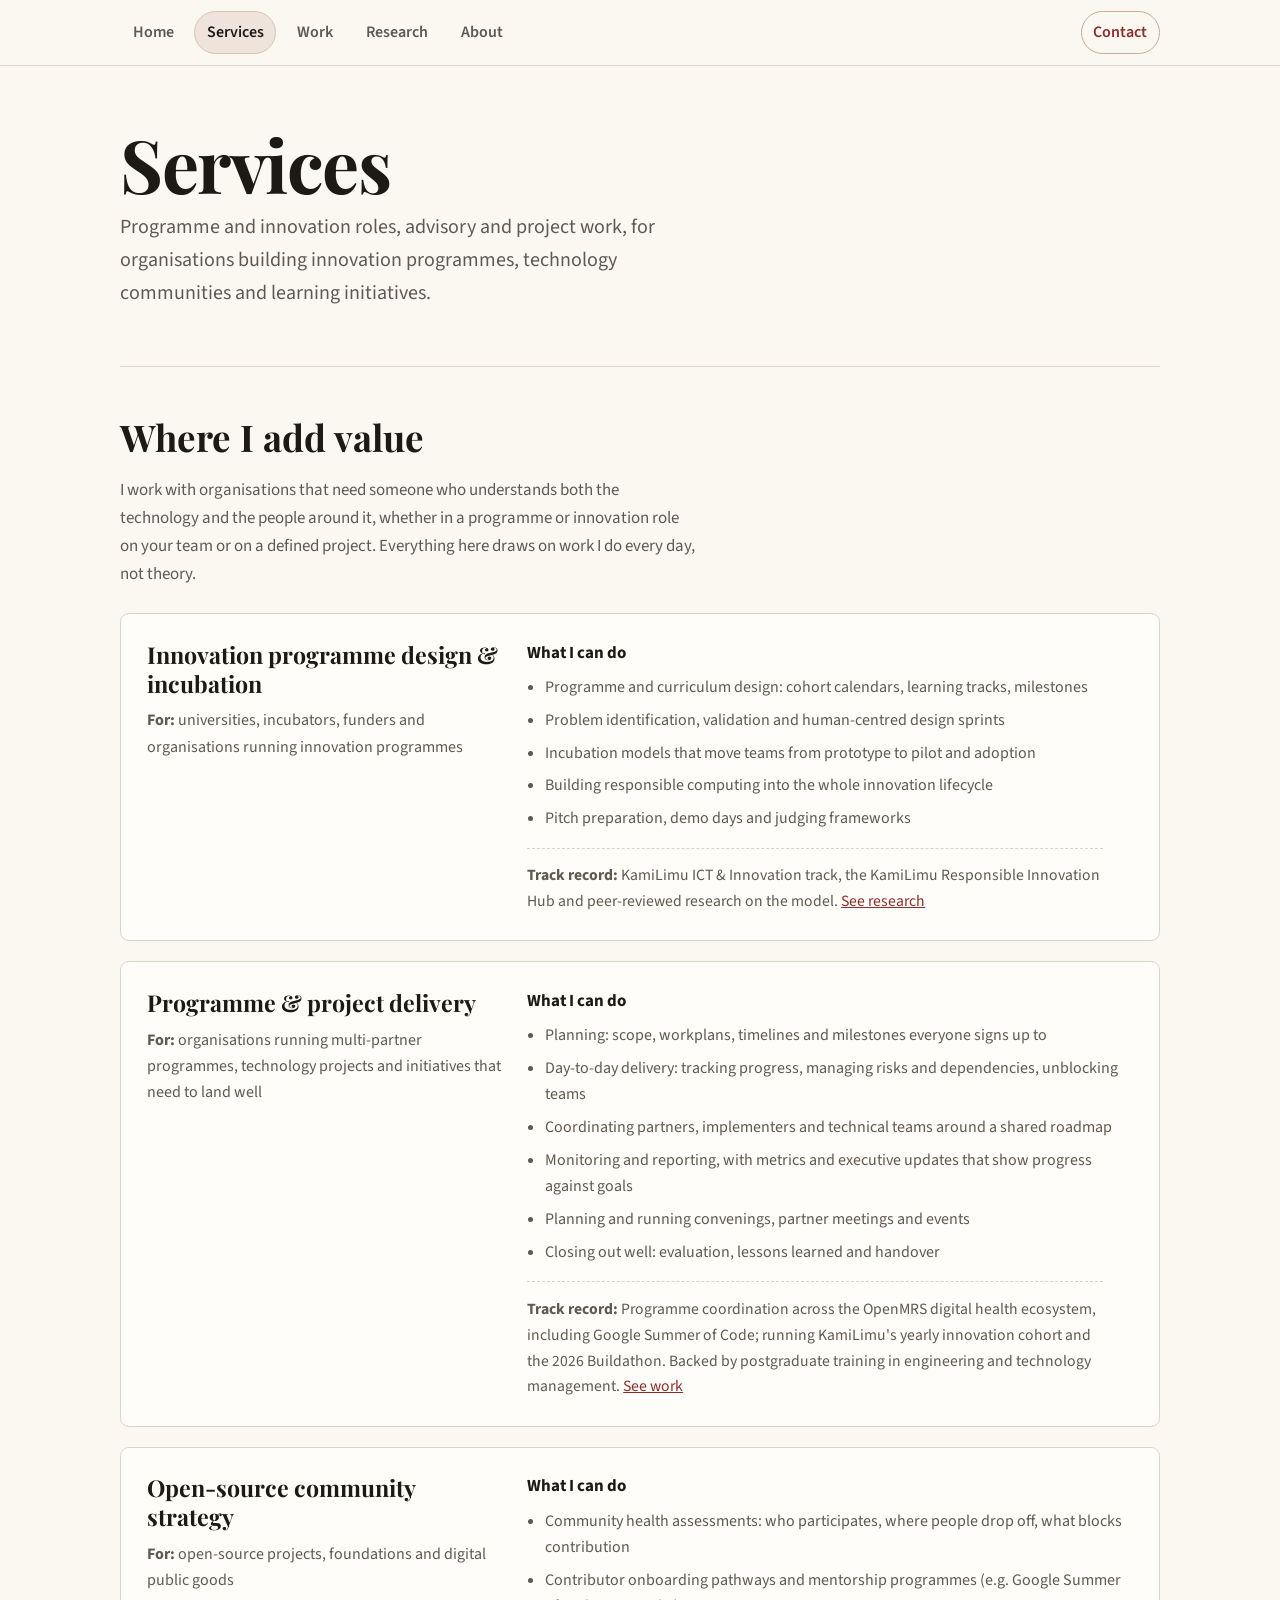
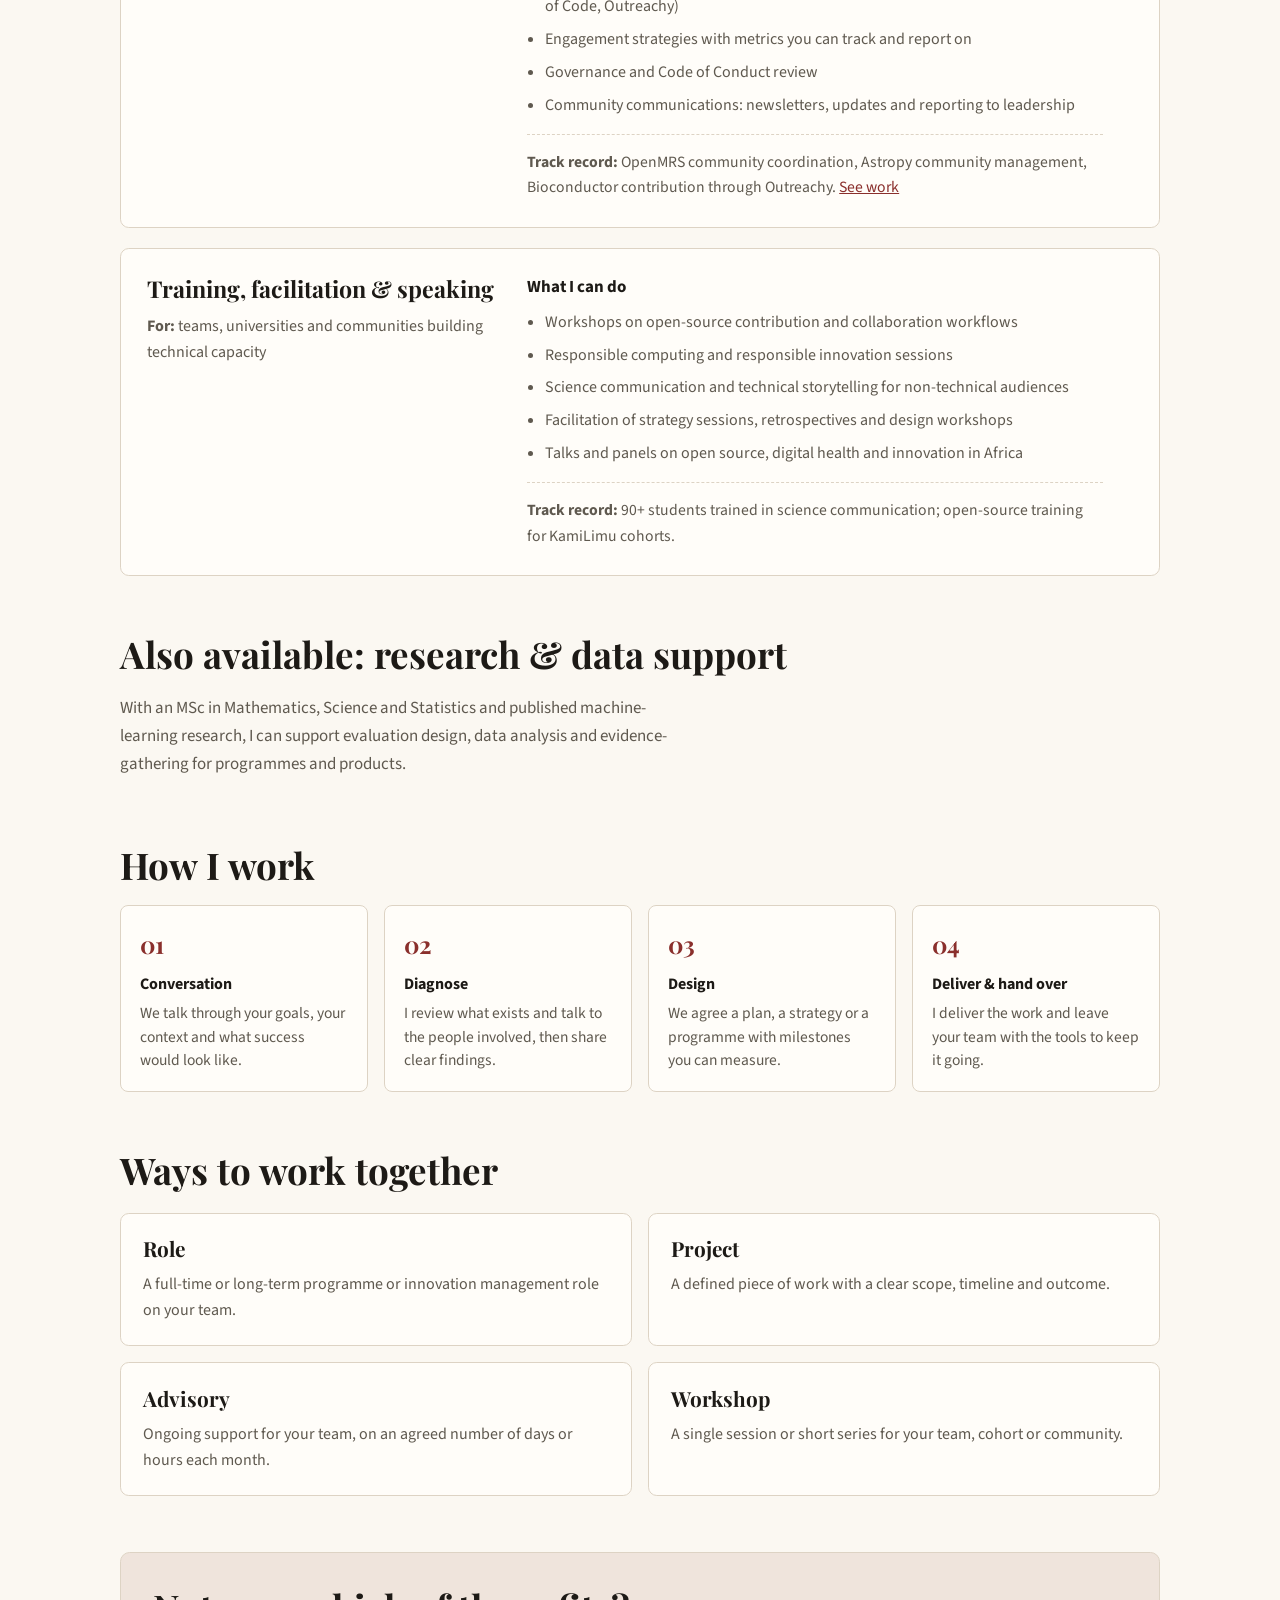
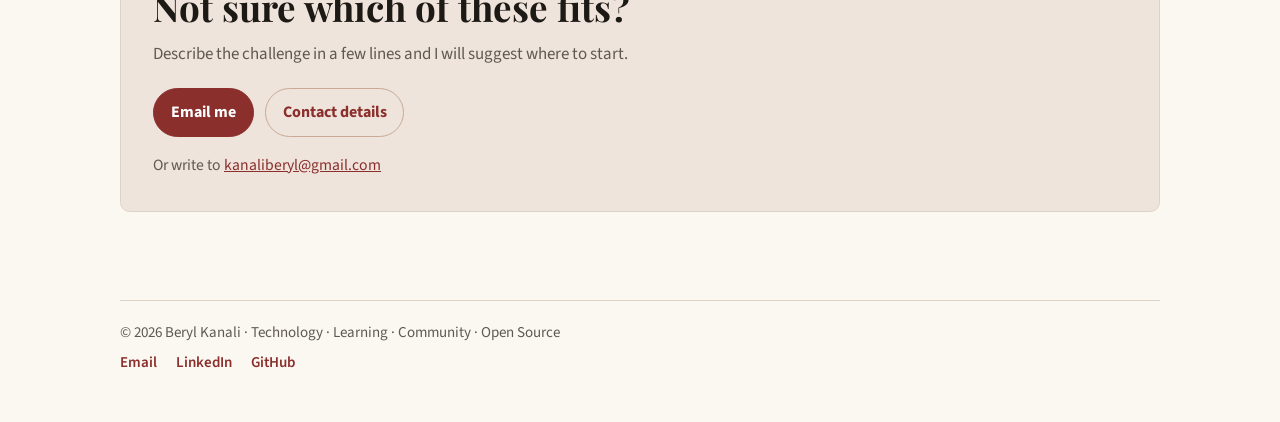
<file: skills.html>
<!DOCTYPE html>
<html lang="en">
<head>
  <meta charset="UTF-8">
  <!-- This page has moved. Kept so old links still work. -->
  <meta http-equiv="refresh" content="0; url=services.html">
  <link rel="canonical" href="https://berylkanali.github.io/personal-website/services.html">
  <title>Moved – Beryl Kanali</title>
</head>
<body>
  <p>Skills has moved to <a href="services.html">services.html</a>.</p>
</body>
</html>
</file>
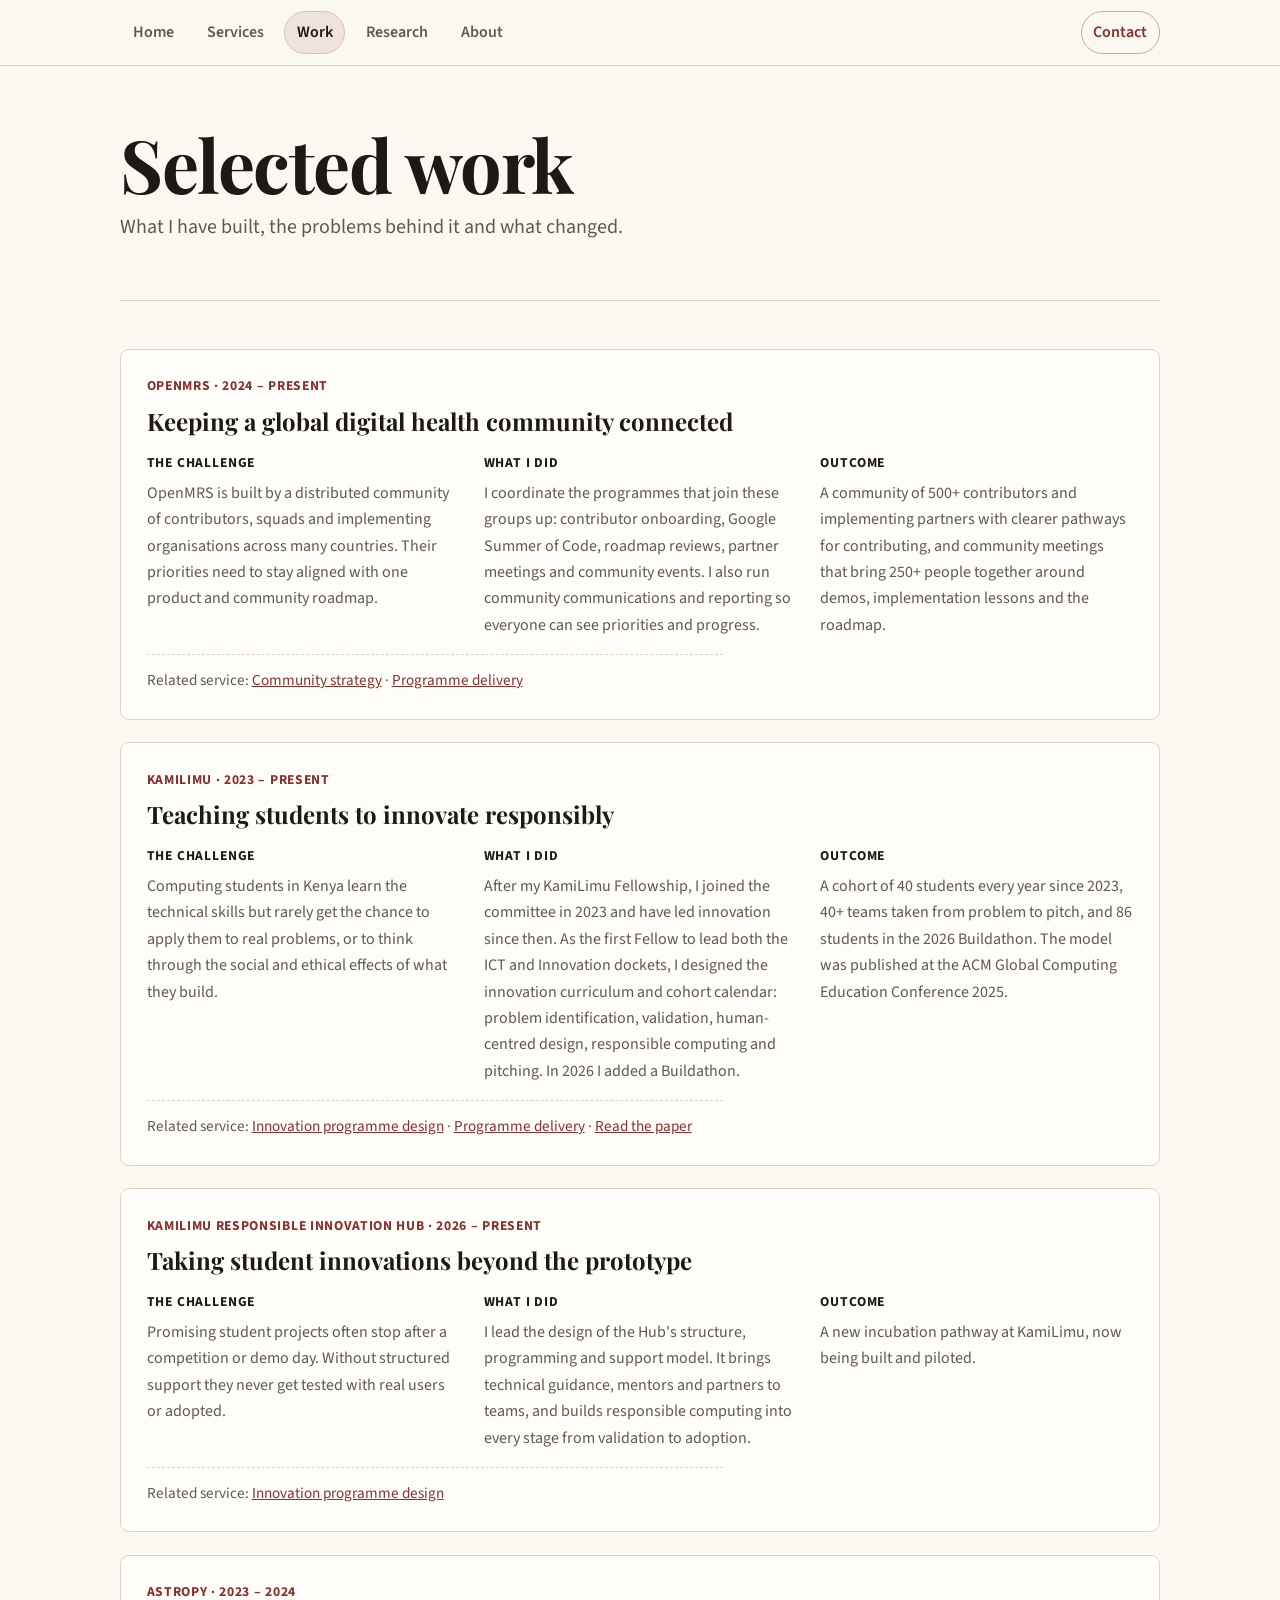
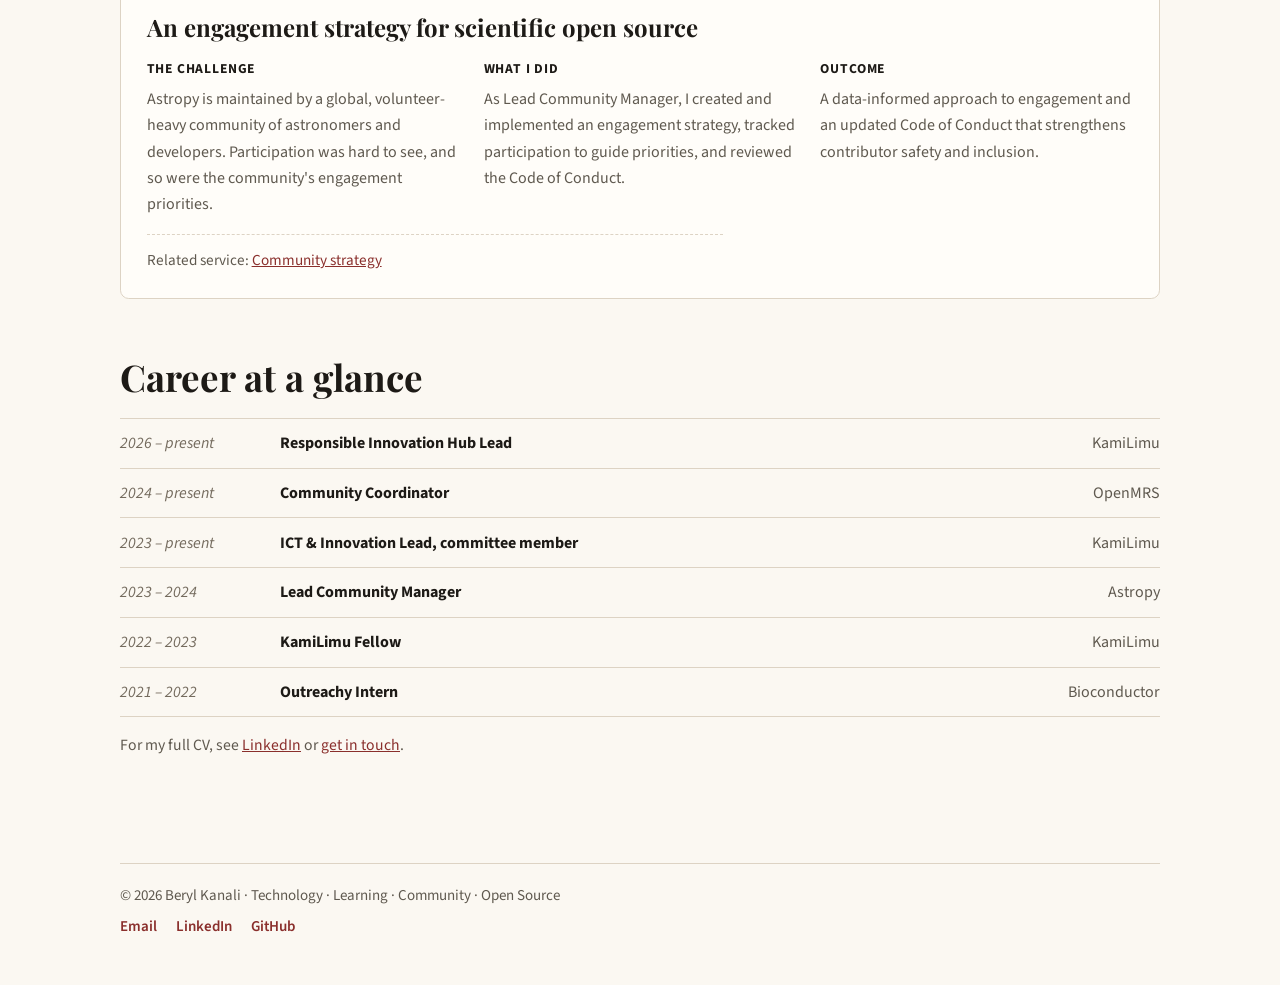
<file: work.html>
<!DOCTYPE html>
<html lang="en">
<head>
  <meta charset="UTF-8">
  <meta name="viewport" content="width=device-width, initial-scale=1.0">
  <title>Selected Work – Beryl Kanali</title>
  <meta name="description" content="Case studies from Beryl Kanali's work with OpenMRS, KamiLimu and Astropy on open-source communities, innovation programmes and digital health.">
  <meta name="author" content="Beryl Kanali">

  <!-- Link previews (LinkedIn, WhatsApp, Slack, email) -->
  <meta property="og:type" content="website">
  <meta property="og:title" content="Selected Work – Beryl Kanali">
  <meta property="og:description" content="Case studies from Beryl Kanali's work with OpenMRS, KamiLimu and Astropy on open-source communities, innovation programmes and digital health.">
  <meta property="og:url" content="https://berylkanali.github.io/personal-website/work.html">
  <meta property="og:site_name" content="Beryl Kanali">
  <meta property="og:image" content="https://berylkanali.github.io/personal-website/images/og-card.jpg">
  <meta property="og:image:width" content="1200">
  <meta property="og:image:height" content="630">
  <meta property="og:image:alt" content="Beryl Kanali – Program &amp; Innovation Manager">
  <meta name="twitter:card" content="summary_large_image">
  <link rel="canonical" href="https://berylkanali.github.io/personal-website/work.html">

  <link rel="icon" href="data:image/svg+xml,%3Csvg xmlns='http://www.w3.org/2000/svg' viewBox='0 0 64 64'%3E%3Crect width='64' height='64' rx='14' fill='%238a2f2c'/%3E%3Ctext x='50%25' y='54%25' dominant-baseline='middle' text-anchor='middle' font-family='Georgia,serif' font-size='30' font-weight='700' fill='%23fbf8f2'%3EBK%3C/text%3E%3C/svg%3E">
  <link rel="preconnect" href="https://fonts.googleapis.com">
  <link rel="preconnect" href="https://fonts.gstatic.com" crossorigin>
  <link href="https://fonts.googleapis.com/css2?family=Playfair+Display:wght@600;700&family=Source+Sans+3:wght@400;500;600;700&display=swap" rel="stylesheet">
  <link rel="stylesheet" href="style.css">
</head>

<body>
  <a class="skip-link" href="#main">Skip to content</a>

  <header>
    <nav class="navbar" aria-label="Main">
      <ul>
        <li><a href="index.html">Home</a></li>
        <li><a href="services.html">Services</a></li>
        <li><a href="work.html" aria-current="page">Work</a></li>
        <li><a href="research.html">Research</a></li>
        <li><a href="about.html">About</a></li>
        <li><a href="contact.html" class="nav-cta">Contact</a></li>
      </ul>
    </nav>
  </header>

  <main id="main">
    <section class="hero hero-page">
      <h1>Selected work</h1>
      <p class="tagline">What I have built, the problems behind it and what changed.</p>
    </section>
    <section class="section">
      <div class="case-list">

            <article class="case-study" id="openmrs">
              <p class="case-org">OpenMRS &middot; 2024 – present</p>
              <h3>Keeping a global digital health community connected</h3>
              <div class="case-cols">
                <div><p class="case-label">The challenge</p><p>OpenMRS is built by a distributed community of contributors, squads and implementing organisations across many countries. Their priorities need to stay aligned with one product and community roadmap.</p></div>
                <div><p class="case-label">What I did</p><p>I coordinate the programmes that join these groups up: contributor onboarding, Google Summer of Code, roadmap reviews, partner meetings and community events. I also run community communications and reporting so everyone can see priorities and progress.</p></div>
                <div><p class="case-label">Outcome</p><p>A community of 500+ contributors and implementing partners with clearer pathways for contributing, and community meetings that bring 250+ people together around demos, implementation lessons and the roadmap.</p></div>
              </div>
              <p class="relevance">Related service: <a href="services.html#community">Community strategy</a> &middot; <a href="services.html#delivery">Programme delivery</a></p>
            </article>

            <article class="case-study" id="kamilimu">
              <p class="case-org">KamiLimu &middot; 2023 – present</p>
              <h3>Teaching students to innovate responsibly</h3>
              <div class="case-cols">
                <div><p class="case-label">The challenge</p><p>Computing students in Kenya learn the technical skills but rarely get the chance to apply them to real problems, or to think through the social and ethical effects of what they build.</p></div>
                <div><p class="case-label">What I did</p><p>After my KamiLimu Fellowship, I joined the committee in 2023 and have led innovation since then. As the first Fellow to lead both the ICT and Innovation dockets, I designed the innovation curriculum and cohort calendar: problem identification, validation, human-centred design, responsible computing and pitching. In 2026 I added a Buildathon.</p></div>
                <div><p class="case-label">Outcome</p><p>A cohort of 40 students every year since 2023, 40+ teams taken from problem to pitch, and 86 students in the 2026 Buildathon. The model was published at the ACM Global Computing Education Conference 2025.</p></div>
              </div>
              <p class="relevance">Related service: <a href="services.html#innovation">Innovation programme design</a> &middot; <a href="services.html#delivery">Programme delivery</a> &middot; <a href="research.html">Read the paper</a></p>
            </article>

            <article class="case-study" id="hub">
              <p class="case-org">KamiLimu Responsible Innovation Hub &middot; 2026 – present</p>
              <h3>Taking student innovations beyond the prototype</h3>
              <div class="case-cols">
                <div><p class="case-label">The challenge</p><p>Promising student projects often stop after a competition or demo day. Without structured support they never get tested with real users or adopted.</p></div>
                <div><p class="case-label">What I did</p><p>I lead the design of the Hub's structure, programming and support model. It brings technical guidance, mentors and partners to teams, and builds responsible computing into every stage from validation to adoption.</p></div>
                <div><p class="case-label">Outcome</p><p>A new incubation pathway at KamiLimu, now being built and piloted. <!-- TODO: add results once the first cycle reports --></p></div>
              </div>
              <p class="relevance">Related service: <a href="services.html#innovation">Innovation programme design</a></p>
            </article>

            <article class="case-study" id="astropy">
              <p class="case-org">Astropy &middot; 2023 – 2024</p>
              <h3>An engagement strategy for scientific open source</h3>
              <div class="case-cols">
                <div><p class="case-label">The challenge</p><p>Astropy is maintained by a global, volunteer-heavy community of astronomers and developers. Participation was hard to see, and so were the community's engagement priorities.</p></div>
                <div><p class="case-label">What I did</p><p>As Lead Community Manager, I created and implemented an engagement strategy, tracked participation to guide priorities, and reviewed the Code of Conduct.</p></div>
                <div><p class="case-label">Outcome</p><p>A data-informed approach to engagement and an updated Code of Conduct that strengthens contributor safety and inclusion.</p></div>
              </div>
              <p class="relevance">Related service: <a href="services.html#community">Community strategy</a></p>
            </article>
      </div>
    </section>

    <section class="section">
      <h2>Career at a glance</h2>
      <ul class="glance">
        <li><span>2026 – present</span><strong>Responsible Innovation Hub Lead</strong>KamiLimu</li>
        <li><span>2024 – present</span><strong>Community Coordinator</strong>OpenMRS</li>
        <li><span>2023 – present</span><strong>ICT &amp; Innovation Lead, committee member</strong>KamiLimu</li>
        <li><span>2023 – 2024</span><strong>Lead Community Manager</strong>Astropy</li>
        <li><span>2022 – 2023</span><strong>KamiLimu Fellow</strong>KamiLimu</li>
        <li><span>2021 – 2022</span><strong>Outreachy Intern</strong>Bioconductor</li>
      </ul>
      <p class="glance-note">For my full CV, see <a href="https://linkedin.com/in/berylkanali" target="_blank" rel="noopener noreferrer">LinkedIn</a> or <a href="contact.html">get in touch</a>.</p>
    </section>
  </main>

  <footer>
    <p>&copy; <span class="year">2026</span> Beryl Kanali &middot; Technology &middot; Learning &middot; Community &middot; Open Source</p>
    <p class="footer-links">
      <a href="mailto:kanaliberyl@gmail.com">Email</a>
      <a href="https://linkedin.com/in/berylkanali" target="_blank" rel="noopener noreferrer">LinkedIn</a>
      <a href="https://github.com/BerylKanali" target="_blank" rel="noopener noreferrer">GitHub</a>
    </p>
  </footer>
  <script>document.querySelectorAll(".year").forEach(function (el) { el.textContent = new Date().getFullYear(); });</script>
</body>
</html>
</file>
<file: style.css>
/*
 * Beryl Kanali — Personal Website
 * Editorial portfolio theme
 *
 * Order: tokens → base → navigation → hero → buttons → layout →
 * components (A–Z by page) → footer → motion → responsive.
 */

:root {
  --ink: #1d1a16;
  --ink-muted: #5f594f;
  --ink-faint: #746b5e;
  --paper: #fbf8f2;
  --panel: #fffdf9;
  --line: #ddd3c4;
  --line-strong: #cdbdac;
  --accent: #8a2f2c;
  --accent-dark: #692321;
  --accent-soft: #efe4dc;
  --accent-line: #c8aa96;
  --hover-bg: #f1ebdf;

  --width: min(1040px, 92vw);
  --radius: 0.55rem;
  --serif: "Playfair Display", serif;
}


/* =========================
   Base
   ========================= */

* {
  box-sizing: border-box;
}

html {
  scroll-behavior: smooth;
}

body {
  margin: 0;
  font-family: "Source Sans 3", sans-serif;
  line-height: 1.65;
  color: var(--ink);
  background: var(--paper);
}

a {
  color: var(--accent);
}

::selection {
  background: var(--accent-soft);
  color: var(--ink);
}

/* Keep anchored sections clear of the sticky nav */
[id] {
  scroll-margin-top: 5rem;
}


/* =========================
   Accessibility
   ========================= */

.skip-link {
  position: absolute;
  left: 1rem;
  top: -3rem;
  z-index: 2000;
  padding: 0.5rem 0.9rem;
  border-radius: 0.4rem;
  background: var(--ink);
  color: var(--paper);
  font-weight: 700;
  text-decoration: none;
}

.skip-link:focus {
  top: 0.75rem;
}

a:focus-visible,
button:focus-visible {
  outline: 3px solid var(--accent);
  outline-offset: 3px;
  border-radius: 0.3rem;
}


/* =========================
   Navigation
   ========================= */

/* The header holds only the nav, so it is the element that sticks */
body > header {
  position: sticky;
  top: 0;
  z-index: 1000;
}

.navbar {
  border-bottom: 1px solid var(--line);
  background: rgba(251, 248, 242, 0.96);
  backdrop-filter: blur(8px);
}

.navbar ul {
  list-style: none;
  width: var(--width);
  margin: 0 auto;
  padding: 0.7rem 0;
  display: flex;
  align-items: center;
  flex-wrap: wrap;
  justify-content: flex-start;
  gap: 0.4rem 0.5rem;
}

.navbar li {
  margin: 0;
}

/* Contact sits on the right as the call to action */
.navbar li:last-child {
  margin-left: auto;
}

.navbar a {
  display: block;
  padding: 0.45rem 0.72rem;
  border-radius: 999px;
  border: 1px solid transparent;
  color: var(--ink-muted);
  text-decoration: none;
  font-weight: 600;
  white-space: nowrap;
  transition:
    background-color 0.2s ease,
    border-color 0.2s ease,
    color 0.2s ease;
}

.navbar a:hover {
  color: var(--ink);
  background-color: var(--hover-bg);
  border-color: var(--line);
}

.navbar a[aria-current="page"] {
  color: var(--ink);
  background-color: var(--accent-soft);
  border-color: #d7c1b2;
}

.navbar a.nav-cta {
  color: var(--accent);
  border-color: var(--accent-line);
}

.navbar a.nav-cta:hover,
.navbar a.nav-cta[aria-current="page"] {
  color: #ffffff;
  background-color: var(--accent);
  border-color: var(--accent);
}


/* =========================
   Hero
   ========================= */

.hero {
  width: var(--width);
  margin: 0 auto;
  padding: 4.75rem 0 3rem;
  text-align: left;
  border-bottom: 1px solid var(--line);
}

.hero-page {
  padding: 3.75rem 0 2.5rem;
}

.hero-intro {
  margin: 0 0 0.45rem;
  color: var(--accent);
  font-size: 0.95rem;
  font-weight: 700;
  text-transform: uppercase;
  letter-spacing: 0.08em;
}

.hero h1 {
  margin: 0 0 0.55rem;
  max-width: 15ch;
  font-family: var(--serif);
  font-size: clamp(2.5rem, 7vw, 4.6rem);
  line-height: 1.03;
  letter-spacing: -0.02em;
}

.hero-role {
  margin: 0 0 1rem;
  color: var(--ink);
  font-size: clamp(1.15rem, 2.2vw, 1.4rem);
  font-weight: 600;
  line-height: 1.4;
}

.hero-role span {
  white-space: nowrap;
}

.hero .tagline {
  margin: 0 0 1rem;
  max-width: 58ch;
  color: var(--ink-muted);
  font-size: clamp(1.08rem, 2vw, 1.25rem);
}

.hero-actions {
  display: flex;
  flex-wrap: wrap;
  gap: 0.7rem;
  margin-top: 1.4rem;
}

.experience-with {
  margin: 2rem 0 0;
  color: var(--ink-muted);
  font-size: 0.95rem;
}

.experience-with span {
  display: inline-block;
  margin: 0.25rem 0.9rem 0 0;
  color: var(--ink);
  font-weight: 700;
  letter-spacing: 0.01em;
}

.experience-with span:first-child {
  margin-left: 0.5rem;
}

/* Homepage hero: text beside portrait */
.hero-split {
  display: grid;
  grid-template-columns: minmax(0, 1fr) minmax(0, 340px);
  gap: 3.5rem;
  align-items: center;
}


/* =========================
   Portrait
   ========================= */

.hero-photo,
.about-photo {
  /* leave room for the offset shadow so it stays inside the page width */
  margin: 0 14px 14px 0;
}

.hero-photo img,
.about-photo img {
  display: block;
  width: 100%;
  height: auto;
  border: 1px solid var(--line);
  border-radius: 1rem;
  box-shadow: 14px 14px 0 var(--accent-soft);
}


/* =========================
   Buttons & links
   ========================= */

.btn {
  display: inline-block;
  padding: 0.65rem 1.05rem;
  background-color: var(--accent);
  color: #ffffff;
  text-decoration: none;
  font-weight: 700;
  border: 1px solid var(--accent);
  border-radius: 999px;
  transition:
    background-color 0.2s ease,
    color 0.2s ease,
    border-color 0.2s ease,
    transform 0.2s ease;
}

.btn:hover {
  background-color: var(--accent-dark);
  border-color: var(--accent-dark);
  color: #ffffff;
  transform: translateY(-1px);
}

.btn-secondary {
  background-color: transparent;
  color: var(--accent);
  border-color: var(--accent-line);
}

.btn-secondary:hover {
  background-color: var(--accent-soft);
  border-color: var(--accent-line);
  color: var(--accent-dark);
}

.project-link {
  display: inline-block;
  margin-top: 0.25rem;
  color: var(--accent);
  text-decoration: none;
  font-weight: 700;
}

.project-link::after {
  content: " →";
}

.project-link:hover {
  color: var(--accent-dark);
  text-decoration: underline;
}


/* =========================
   Layout
   ========================= */

main {
  width: var(--width);
  margin: 0 auto;
  padding: 0 0 4rem;
}

.section {
  padding: 3rem 0 0;
}

.section + .section {
  margin-top: 0.5rem;
}

.section h2 {
  margin: 0 0 1.15rem;
  font-family: var(--serif);
  font-size: clamp(1.65rem, 3.8vw, 2.3rem);
  line-height: 1.2;
  color: var(--ink);
}

.section p {
  max-width: 72ch;
  margin: 0 0 1rem;
  color: var(--ink-muted);
  font-size: 1.06rem;
}

/* Small label above a heading */
.section .eyebrow {
  margin: 0 0 0.35rem;
  color: var(--accent);
  font-size: 0.85rem;
  font-weight: 700;
  text-transform: uppercase;
  letter-spacing: 0.08em;
}


/* =========================
   Cards (shared)
   ========================= */

.focus-grid {
  display: grid;
  grid-template-columns: repeat(2, minmax(0, 1fr));
  gap: 1rem;
  margin-top: 1.25rem;
}

.focus-grid.three {
  grid-template-columns: repeat(3, minmax(0, 1fr));
}

.focus-card,
.case-card {
  padding: 1.35rem;
  border: 1px solid var(--line);
  border-radius: var(--radius);
  background: var(--panel);
}

.focus-card {
  transition:
    transform 0.2s ease,
    box-shadow 0.2s ease,
    border-color 0.2s ease;
}

.focus-card:hover {
  transform: translateY(-2px);
  border-color: var(--line-strong);
  box-shadow: 0 8px 24px rgba(29, 26, 22, 0.05);
}

.focus-card h3 {
  margin: 0 0 0.55rem;
  font-family: var(--serif);
  font-size: 1.3rem;
  line-height: 1.3;
}

.focus-card p {
  margin: 0;
  font-size: 1rem;
}

/* Whole card is a link */
.card-link {
  display: block;
  color: inherit;
  text-decoration: none;
  transition:
    transform 0.2s ease,
    box-shadow 0.2s ease,
    border-color 0.2s ease;
}

.card-link:hover {
  transform: translateY(-2px);
  border-color: var(--line-strong);
  box-shadow: 0 8px 24px rgba(29, 26, 22, 0.05);
}

.card-link h3::after {
  content: " →";
  color: var(--accent);
}

.focus-grid + .project-link,
.case-grid + .project-link {
  margin-top: 1.1rem;
}


/* =========================
   Home: impact numbers
   ========================= */

.stats {
  list-style: none;
  margin: 0;
  padding: 0;
  display: grid;
  grid-template-columns: repeat(4, minmax(0, 1fr));
  gap: 1rem;
}

.stats li {
  padding: 1.1rem 1.2rem;
  border-top: 3px solid var(--accent);
  background: var(--panel);
  border-radius: 0 0 0.4rem 0.4rem;
  box-shadow: inset 0 0 0 1px var(--line);
}

.stats strong {
  display: block;
  font-family: var(--serif);
  font-size: 2.2rem;
  line-height: 1.1;
  color: var(--ink);
}

.stats span {
  display: block;
  margin-top: 0.35rem;
  color: var(--ink-muted);
  font-size: 0.95rem;
  line-height: 1.45;
}


/* =========================
   Home: selected work
   ========================= */

.case-grid {
  display: grid;
  grid-template-columns: repeat(3, minmax(0, 1fr));
  gap: 1rem;
}

.case-card h3 {
  margin: 0 0 0.55rem;
  font-family: var(--serif);
  font-size: 1.2rem;
  line-height: 1.3;
}

.section .case-org {
  margin: 0 0 0.5rem;
  color: var(--accent);
  font-size: 0.85rem;
  font-weight: 700;
  text-transform: uppercase;
  letter-spacing: 0.05em;
}

.case-card p:last-child {
  margin: 0;
  font-size: 1rem;
}


/* =========================
   Publications
   ========================= */

.pub-list {
  list-style: none;
  margin: 0;
  padding: 0;
  border-top: 1px solid var(--line);
}

.pub-list li {
  padding: 1rem 0;
  border-bottom: 1px solid var(--line);
}

.pub-list a {
  display: block;
  font-family: var(--serif);
  font-size: 1.15rem;
  font-weight: 600;
  line-height: 1.35;
  text-decoration: none;
}

.pub-list a:hover {
  text-decoration: underline;
}

.pub-list span {
  display: block;
  margin-top: 0.25rem;
  color: var(--ink-muted);
  font-style: italic;
}


/* =========================
   Research / fellowship cards
   ========================= */

.project-item {
  margin: 0 0 1.4rem;
  padding: 1.35rem 1.4rem;
  border: 1px solid var(--line);
  border-radius: 0.5rem;
  background: var(--panel);
}

.project-item h3 {
  margin: 0 0 0.5rem;
  max-width: 34ch;
  font-family: var(--serif);
  font-size: 1.35rem;
  line-height: 1.3;
  color: var(--ink);
}

.project-item p {
  margin-bottom: 0.8rem;
}

.project-item .date {
  display: block;
  margin-bottom: 0.8rem;
  color: var(--ink-faint);
  font-style: italic;
}


/* =========================
   Services
   ========================= */

.service-list {
  display: grid;
  gap: 1.25rem;
  margin-top: 1.5rem;
}

.service {
  display: grid;
  grid-template-columns: minmax(0, 1fr) minmax(0, 1.7fr);
  gap: 1.5rem;
  padding: 1.6rem;
  border: 1px solid var(--line);
  border-radius: var(--radius);
  background: var(--panel);
}

.service h3 {
  margin: 0 0 0.6rem;
  font-family: var(--serif);
  font-size: 1.45rem;
  line-height: 1.25;
}

.section .service-who {
  margin: 0;
  font-size: 1rem;
}

.section .service-label {
  margin: 0 0 0.4rem;
  color: var(--ink);
  font-weight: 700;
}

.service ul {
  margin: 0 0 1rem 1.1rem;
  padding: 0;
  color: var(--ink-muted);
}

.service li {
  margin-bottom: 0.4rem;
}

.section .service-proof {
  margin: 0;
  padding-top: 0.9rem;
  border-top: 1px dashed var(--line);
  font-size: 0.98rem;
}

/* Numbered process */
.steps {
  list-style: none;
  counter-reset: step;
  margin: 0;
  padding: 0;
  display: grid;
  grid-template-columns: repeat(4, minmax(0, 1fr));
  gap: 1rem;
}

.steps li {
  counter-increment: step;
  padding: 1.2rem;
  border: 1px solid var(--line);
  border-radius: 0.5rem;
  background: var(--panel);
}

.steps li::before {
  content: counter(step, decimal-leading-zero);
  display: block;
  margin-bottom: 0.4rem;
  color: var(--accent);
  font-family: var(--serif);
  font-size: 1.5rem;
  font-weight: 700;
}

.steps strong {
  display: block;
  color: var(--ink);
}

.steps span {
  display: block;
  margin-top: 0.3rem;
  color: var(--ink-muted);
  font-size: 0.97rem;
  line-height: 1.5;
}


/* =========================
   Work: case studies
   ========================= */

.case-list {
  display: grid;
  gap: 1.4rem;
}

.case-study {
  padding: 1.6rem;
  border: 1px solid var(--line);
  border-radius: var(--radius);
  background: var(--panel);
}

.case-study h3 {
  margin: 0 0 1rem;
  font-family: var(--serif);
  font-size: 1.5rem;
  line-height: 1.25;
}

.case-cols {
  display: grid;
  grid-template-columns: repeat(3, minmax(0, 1fr));
  gap: 1.5rem;
}

.section .case-cols p {
  margin: 0;
  font-size: 1rem;
}

.section .case-cols .case-label {
  margin-bottom: 0.35rem;
  color: var(--ink);
  font-size: 0.85rem;
  font-weight: 700;
  text-transform: uppercase;
  letter-spacing: 0.06em;
}

.section .relevance {
  margin: 1rem 0 0;
  padding-top: 0.8rem;
  border-top: 1px dashed var(--line);
  font-size: 0.95rem;
}

/* Career at a glance */
.glance {
  list-style: none;
  margin: 0;
  padding: 0;
  border-top: 1px solid var(--line);
}

.glance li {
  display: grid;
  grid-template-columns: 9rem minmax(0, 1fr) auto;
  gap: 1rem;
  padding: 0.7rem 0;
  border-bottom: 1px solid var(--line);
  color: var(--ink-muted);
}

.glance span {
  color: var(--ink-faint);
  font-style: italic;
}

.glance strong {
  color: var(--ink);
}

.section .glance-note {
  margin-top: 1rem;
  font-size: 0.98rem;
}


/* =========================
   About
   ========================= */

.about-intro {
  display: grid;
  grid-template-columns: minmax(0, 1fr) 260px;
  gap: 3rem;
  align-items: start;
}

.about-photo {
  margin-top: 0.5rem;
}

.section .background-line {
  line-height: 1.9;
}


/* =========================
   Pill lists
   ========================= */

.skills-list,
.social-links {
  list-style: none;
  padding: 0;
  margin: 1.1rem 0 0;
  display: flex;
  flex-wrap: wrap;
  gap: 0.6rem;
}

.skills-list li,
.social-links li {
  padding: 0.48rem 0.78rem;
  border: 1px solid var(--line);
  border-radius: 999px;
  background-color: var(--panel);
  color: var(--ink-muted);
}

.skills-list a,
.social-links a {
  color: var(--accent);
  text-decoration: none;
  font-weight: 600;
}

.skills-list a:hover,
.social-links a:hover {
  color: var(--accent-dark);
  text-decoration: underline;
}

/* Social links: the whole pill is clickable */
.social-links {
  margin-top: 1.4rem;
}

.social-links li {
  padding: 0;
}

.social-links a {
  display: block;
  padding: 0.55rem 0.9rem;
}


/* =========================
   Contact
   ========================= */

.contact-layout {
  display: grid;
  grid-template-columns: minmax(0, 1.4fr) minmax(0, 1fr);
  gap: 2rem;
  align-items: start;
}

.contact-layout .hero-actions {
  margin-top: 0.5rem;
}

.check-list {
  margin: 0;
  padding: 0;
  list-style: none;
  color: var(--ink-muted);
}

.check-list li {
  position: relative;
  margin-bottom: 0.55rem;
  padding-left: 1.5rem;
}

.check-list li::before {
  content: "✓";
  position: absolute;
  left: 0;
  color: var(--accent);
  font-weight: 700;
}

/* End-of-page call to action */
.contact-cta {
  padding: 2rem;
  border: 1px solid var(--line);
  border-radius: 0.6rem;
  background: var(--accent-soft);
}

.section.contact-cta {
  margin-top: 3.5rem;
}

.contact-cta h2 {
  margin-bottom: 0.7rem;
}

.contact-cta p {
  margin-bottom: 1.2rem;
}

.contact-cta .hero-actions {
  margin-top: 0;
}

.section .cta-email {
  margin: 1rem 0 0;
  font-size: 0.98rem;
}


/* =========================
   Footer
   ========================= */

footer {
  width: var(--width);
  margin: 1.5rem auto 0;
  padding: 1.25rem 0 2.5rem;
  border-top: 1px solid var(--line);
  color: var(--ink-muted);
  font-size: 0.94rem;
  text-align: left;
}

footer p {
  margin: 0 0 0.35rem;
}

.footer-links a {
  margin-right: 1rem;
  font-weight: 600;
  text-decoration: none;
}

.footer-links a:hover {
  text-decoration: underline;
}


/* =========================
   Motion
   ========================= */

@keyframes rise-fade {
  from {
    opacity: 0;
    transform: translateY(8px);
  }

  to {
    opacity: 1;
    transform: translateY(0);
  }
}

.hero {
  animation: rise-fade 0.45s ease both;
}

.section {
  animation: rise-fade 0.5s ease both;
}

@media (prefers-reduced-motion: reduce) {
  html {
    scroll-behavior: auto;
  }

  .hero,
  .section {
    animation: none;
  }

  .btn,
  .focus-card,
  .card-link {
    transition: none;
  }

  .card-link:hover,
  .focus-card:hover,
  .btn:hover {
    transform: none;
  }
}


/* =========================
   Tablet (≤ 900px)
   ========================= */

@media (max-width: 900px) {
  .stats,
  .steps {
    grid-template-columns: repeat(2, minmax(0, 1fr));
  }

  .case-grid,
  .focus-grid.three {
    grid-template-columns: 1fr;
  }

  .service,
  .contact-layout {
    grid-template-columns: 1fr;
    gap: 1rem;
  }

  .hero-split {
    grid-template-columns: minmax(0, 1fr) minmax(0, 250px);
    gap: 2.25rem;
  }

  .about-intro {
    grid-template-columns: minmax(0, 1fr) 200px;
    gap: 2rem;
  }
}


/* =========================
   Mobile (≤ 760px)
   ========================= */

@media (max-width: 760px) {
  /*
   * Nav: one compact row that stays pinned to the top.
   * If the links don't fit, the row scrolls sideways and
   * Contact stays visible on the right.
   */
  .navbar ul {
    width: 100%;
    flex-wrap: nowrap;
    gap: 0;
    padding: 0.5rem 3vw;
    overflow-x: auto;
    scrollbar-width: none;
    -webkit-overflow-scrolling: touch;
  }

  .navbar ul::-webkit-scrollbar {
    display: none;
  }

  .navbar a {
    padding: 0.32rem 0.5rem;
    font-size: 0.93rem;
  }

  .navbar li:last-child {
    position: sticky;
    right: 0;
    background: var(--paper);
    border-radius: 999px;
  }

  /* Fade the links that slide under Contact */
  .navbar li:last-child::before {
    content: "";
    position: absolute;
    top: 0;
    bottom: 0;
    right: 100%;
    width: 1.5rem;
    background: linear-gradient(to right, rgba(251, 248, 242, 0), var(--paper));
    pointer-events: none;
  }

  .hero {
    padding-top: 3.2rem;
    padding-bottom: 2.3rem;
  }

  .hero h1 {
    max-width: none;
    font-size: clamp(2.4rem, 13vw, 3.7rem);
  }

  /* Portrait moves above the text as a small round photo */
  .hero-split,
  .about-intro {
    grid-template-columns: 1fr;
    gap: 1.5rem;
  }

  .hero-photo,
  .about-photo {
    order: -1;
    width: 136px;
    margin: 0 6px 6px 0;
  }

  .hero-photo img,
  .about-photo img {
    border-radius: 50%;
    box-shadow: 6px 6px 0 var(--accent-soft);
  }

  .hero-actions {
    align-items: flex-start;
  }

  .section {
    padding-top: 2.3rem;
  }

  .focus-grid,
  .case-cols {
    grid-template-columns: 1fr;
  }

  .case-cols {
    gap: 1rem;
  }

  .glance li {
    grid-template-columns: 1fr;
    gap: 0;
  }

  .project-item {
    padding: 1.15rem;
  }

  .contact-cta {
    padding: 1.4rem;
  }
}


/* =========================
   Small mobile (≤ 480px)
   ========================= */

@media (max-width: 480px) {
  .hero,
  main,
  footer {
    width: 90vw;
  }

  .navbar a {
    padding: 0.3rem 0.4rem;
    font-size: 0.9rem;
  }

  .hero-actions {
    flex-direction: column;
    align-items: stretch;
  }

  .hero-actions .btn {
    text-align: center;
  }

  .stats,
  .steps {
    grid-template-columns: 1fr;
  }

  .stats strong {
    font-size: 1.9rem;
  }

  .skills-list,
  .social-links {
    gap: 0.45rem;
  }

  .project-item {
    border-radius: 0.35rem;
  }
}
</file>
